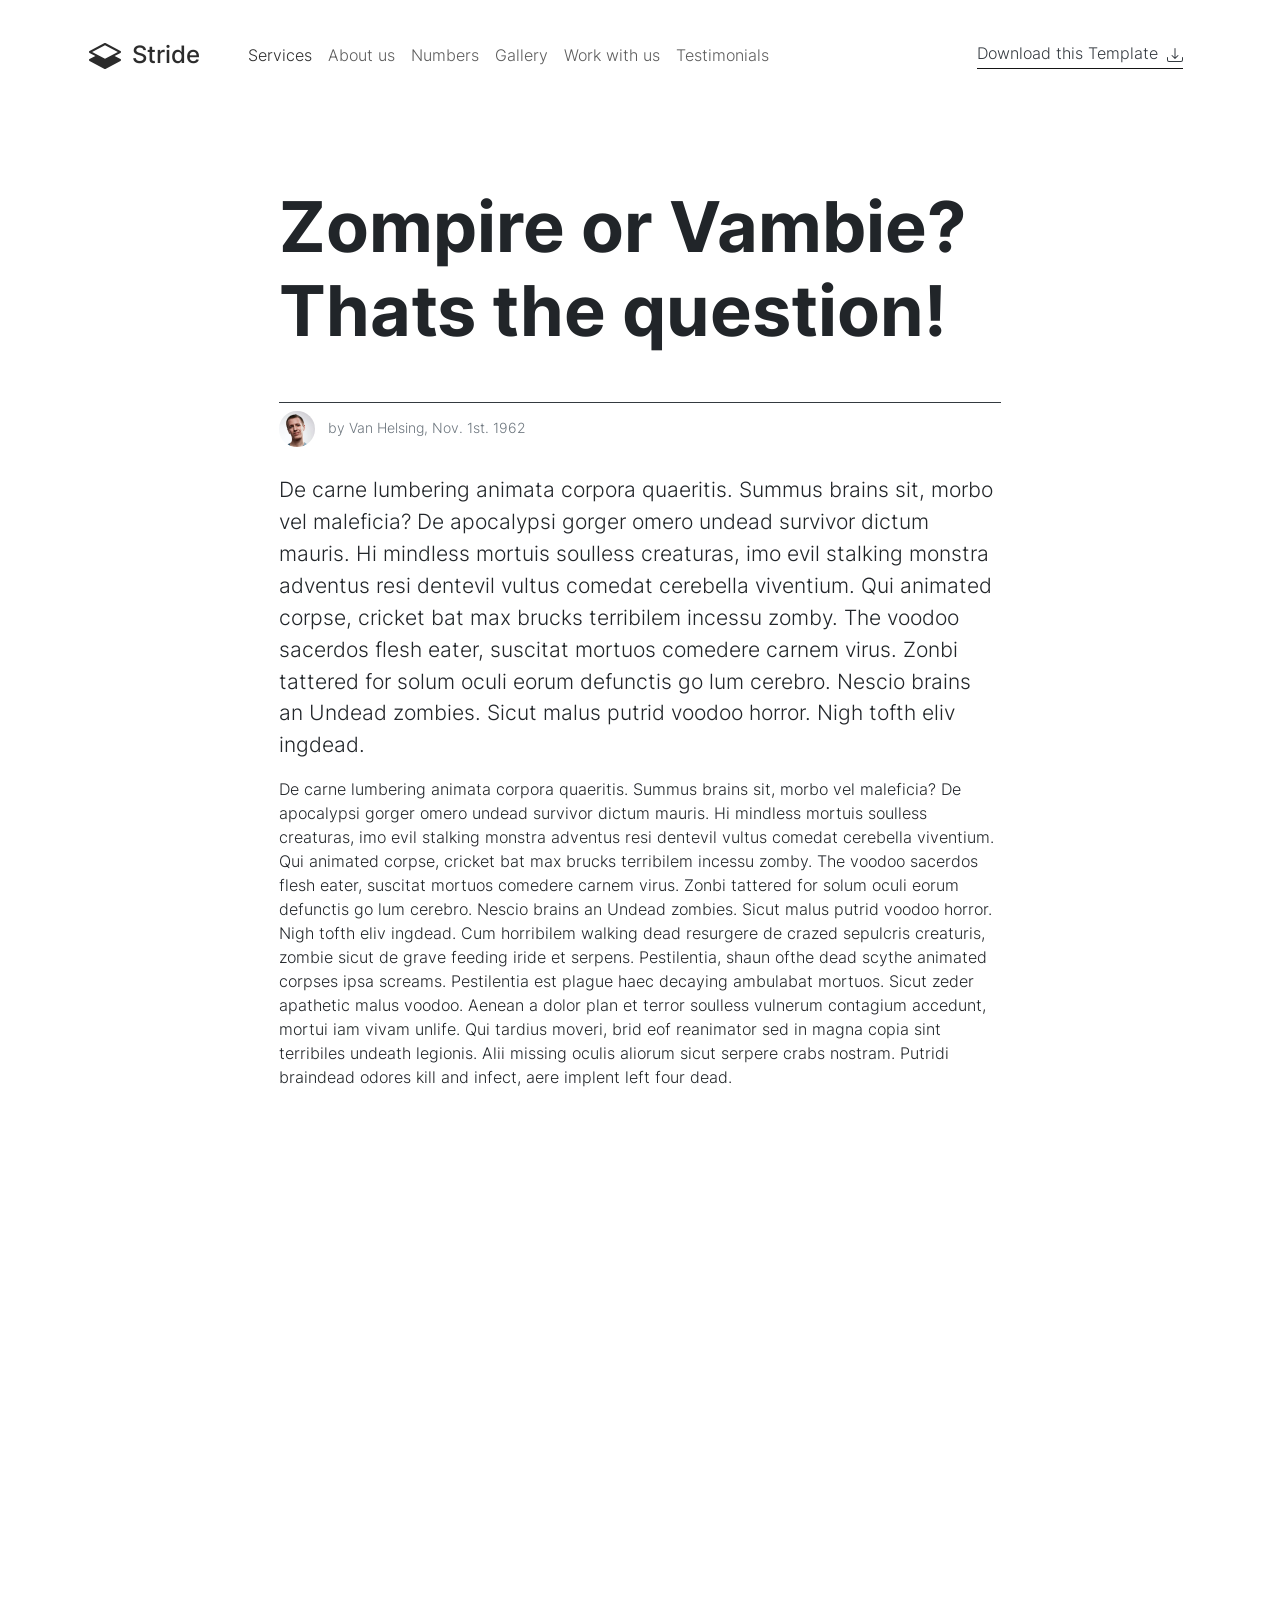
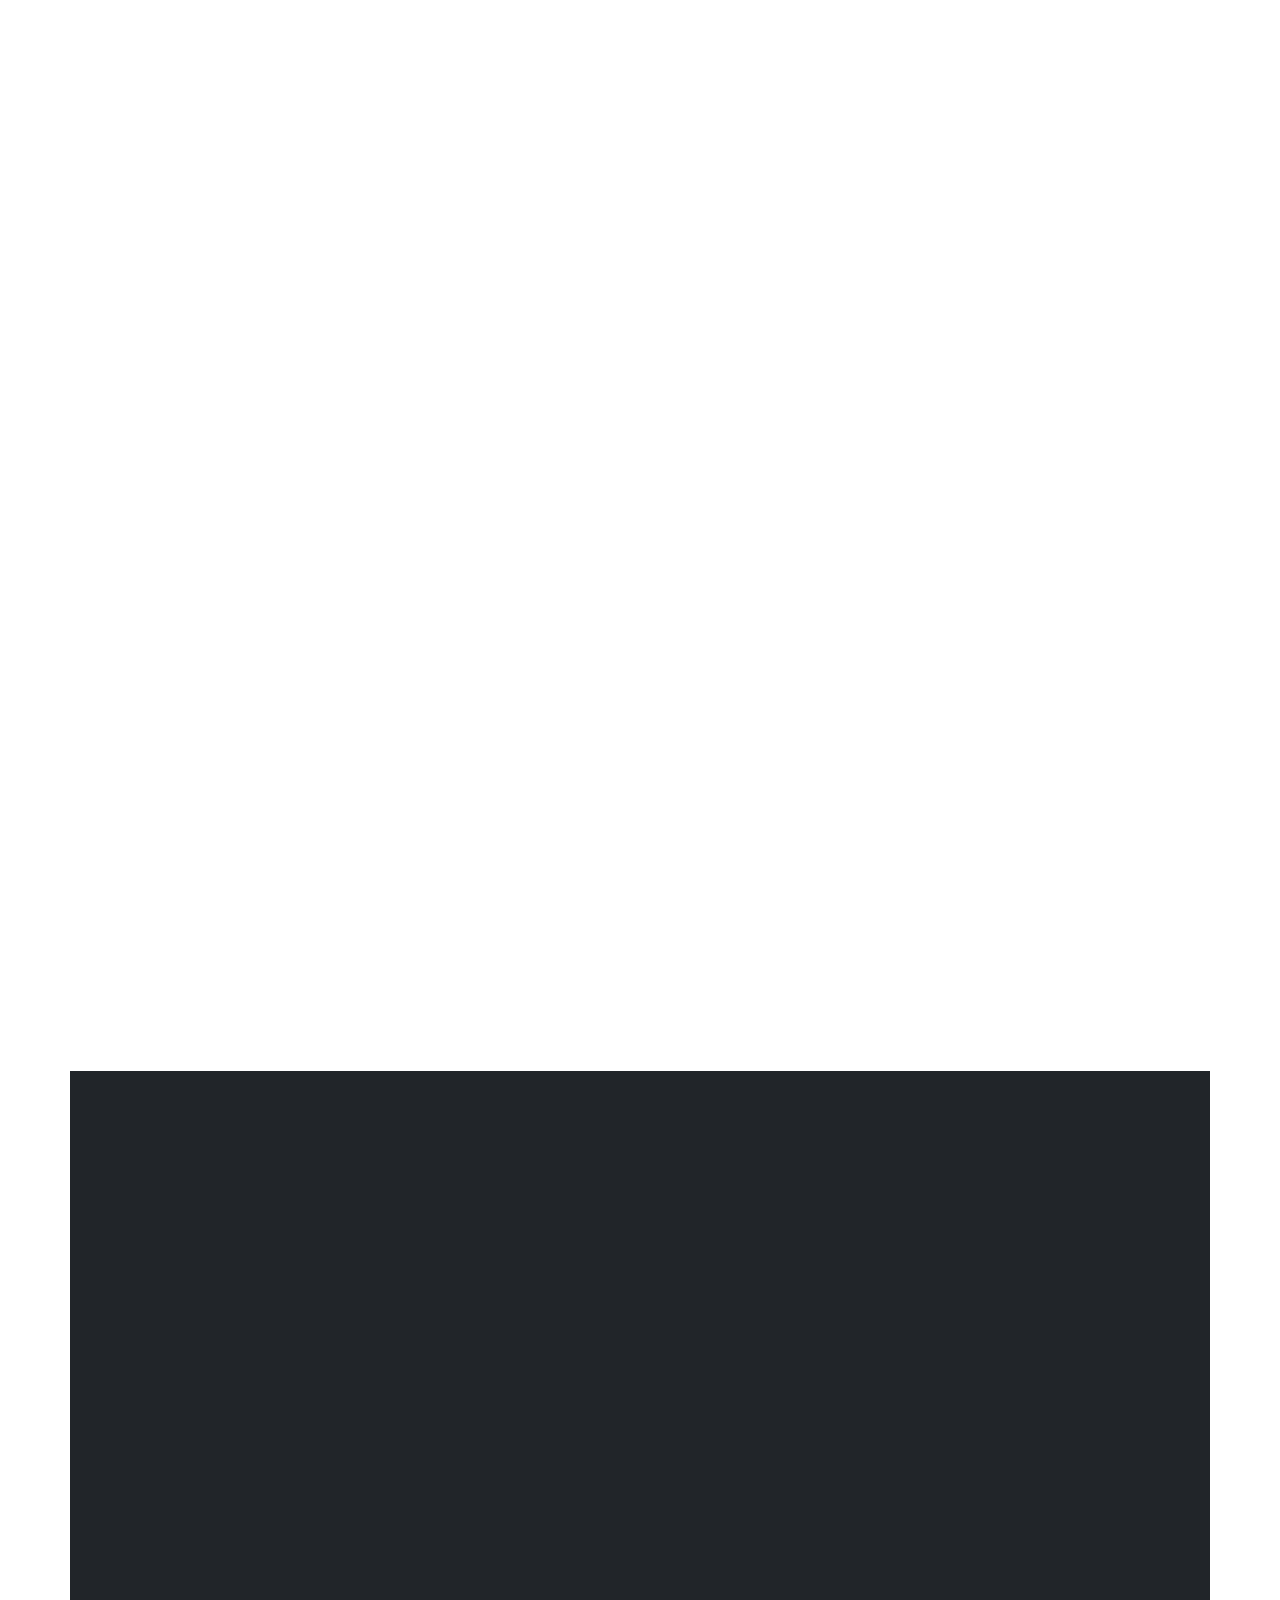
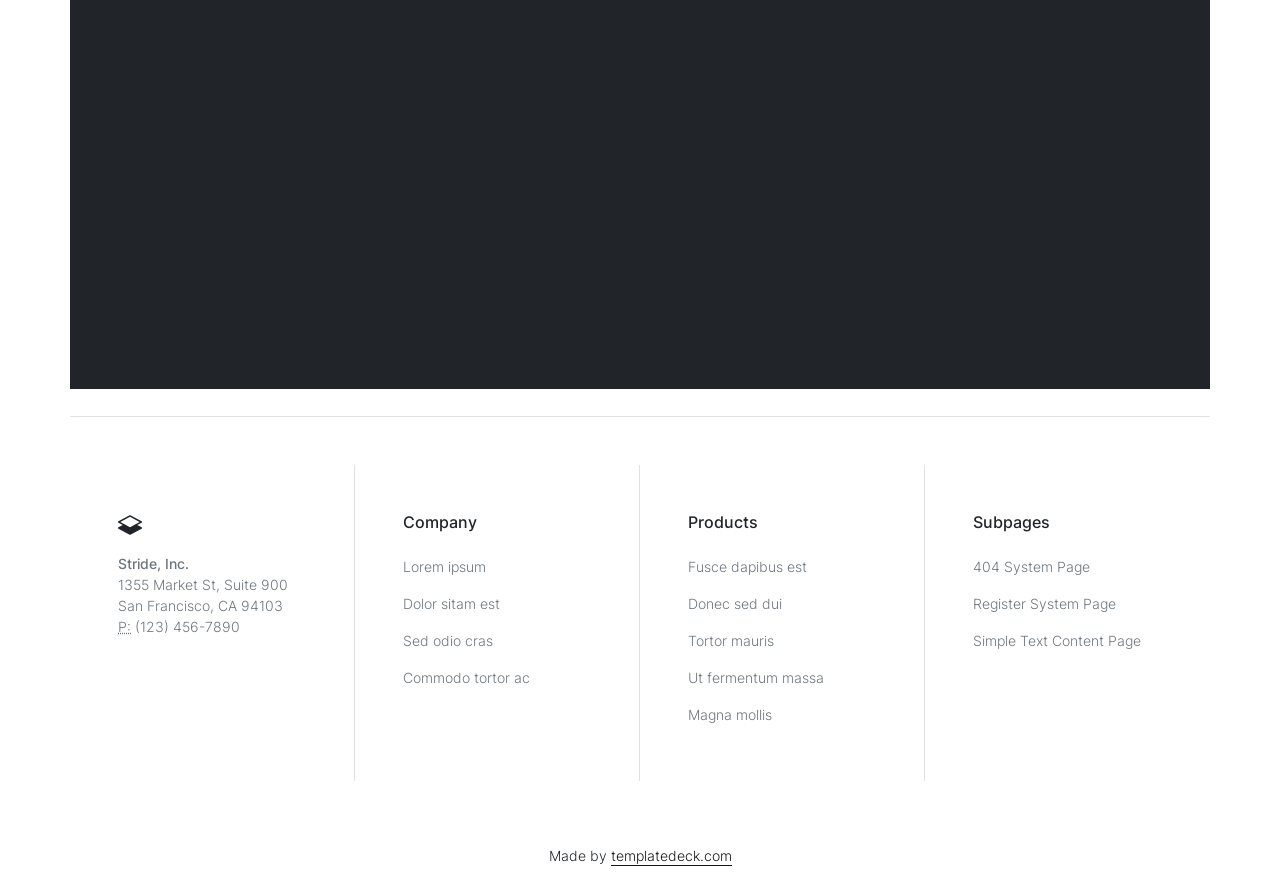
<file: content.html>
<!doctype html>
<html class="h-100" lang="en">

  <head>
      <meta charset="utf-8">
  <meta name="viewport" content="width=device-width,initial-scale=1,shrink-to-fit=no">
  <meta name="description" content="A growing collection of ready to use components for the CSS framework Bootstrap 5">
  <link rel="apple-touch-icon" sizes="180x180" href="img/apple-touch-icon.png">
  <link rel="icon" type="image/png" sizes="32x32" href="img/favicon-32x32.png">
  <link rel="icon" type="image/png" sizes="16x16" href="img/favicon-16x16.png">
  <link rel="icon" type="image/png" sizes="96x96" href=".t/img/favicon.png">
  <meta name="author" content="Holger Koenemann">
  <meta name="generator" content="Eleventy v2.0.0">
  <meta name="HandheldFriendly" content="true">
  <title>Plain Content Sample Page</title>
  <link rel="stylesheet" href="css/theme.min.css">

   <style>

/* inter-300 - latin */
@font-face {
  font-family: 'Inter';
  font-style: normal;
  font-weight: 300;
  font-display: swap;
  src: local(''),
       url('./fonts/inter-v12-latin-300.woff2') format('woff2'), /* Chrome 26+, Opera 23+, Firefox 39+ */
       url('./fonts/inter-v12-latin-300.woff') format('woff'); /* Chrome 6+, Firefox 3.6+, IE 9+, Safari 5.1+ */
}

@font-face {
  font-family: 'Inter';
  font-style: normal;
  font-weight: 500;
  font-display: swap;
  src: local(''),
       url('./fonts/inter-v12-latin-500.woff2') format('woff2'), /* Chrome 26+, Opera 23+, Firefox 39+ */
       url('./fonts/inter-v12-latin-500.woff') format('woff'); /* Chrome 6+, Firefox 3.6+, IE 9+, Safari 5.1+ */
}
@font-face {
  font-family: 'Inter';
  font-style: normal;
  font-weight: 700;
  font-display: swap;
  src: local(''),
       url('./fonts/inter-v12-latin-700.woff2') format('woff2'), /* Chrome 26+, Opera 23+, Firefox 39+ */
       url('./fonts/inter-v12-latin-700.woff') format('woff'); /* Chrome 6+, Firefox 3.6+, IE 9+, Safari 5.1+ */
}

</style>

  </head>

  <body data-bs-spy="scroll" data-bs-target="#navScroll">

    <nav id="navScroll" class="navbar navbar-expand-lg navbar-light" tabindex="0">
  <div class="container">
    <a class="navbar-brand pe-4 fs-4" href="/">
  <svg xmlns="http://www.w3.org/2000/svg" width="32" height="32" fill="currentColor" class="bi bi-layers-half" viewbox="0 0 16 16">
    <path d="M8.235 1.559a.5.5 0 0 0-.47 0l-7.5 4a.5.5 0 0 0 0 .882L3.188 8 .264 9.559a.5.5 0 0 0 0 .882l7.5 4a.5.5 0 0 0 .47 0l7.5-4a.5.5 0 0 0 0-.882L12.813 8l2.922-1.559a.5.5 0 0 0 0-.882l-7.5-4zM8 9.433 1.562 6 8 2.567 14.438 6 8 9.433z"/>
  </svg>
  <span class="ms-1 fw-bolder">Stride</span>
</a>

    <button class="navbar-toggler" type="button" data-bs-toggle="collapse" data-bs-target="#navbarSupportedContent" aria-controls="navbarSupportedContent" aria-expanded="false" aria-label="Toggle navigation">
      <span class="navbar-toggler-icon"></span>
    </button>
    <div class="collapse navbar-collapse" id="navbarSupportedContent">
      <ul class="navbar-nav me-auto mb-2 mb-lg-0">
      <li class="nav-item">
    <a class="nav-link" href="#services" aria-label="Brings you to the frontpage">
      Services
    </a>
  </li>
  <li class="nav-item">
    <a class="nav-link" href="#aboutus">
      About us
    </a>
  </li>
  <li class="nav-item">
    <a class="nav-link" href="#numbers">
      Numbers
    </a>
  </li>
  <li class="nav-item">
    <a class="nav-link" href="#gallery">
      Gallery
    </a>
  </li>
  <li class="nav-item">
    <a class="nav-link" href="#workwithus">
      Work with us
    </a>
  </li>
  <li class="nav-item">
    <a class="nav-link" href="#testimonials">
      Testimonials
    </a>
  </li>

    </ul>
      <a href="https://templatedeck.com/stride-html-template.html" data-splitbee-event="Click Download" aria-label="Download this template" class="link-dark pb-1 link-fancy me-2">
        Download this Template       <svg xmlns="http://www.w3.org/2000/svg" width="16" height="16" fill="currentColor" class="bi bi-download ms-1" viewBox="0 0 16 16">
                <path d="M.5 9.9a.5.5 0 0 1 .5.5v2.5a1 1 0 0 0 1 1h12a1 1 0 0 0 1-1v-2.5a.5.5 0 0 1 1 0v2.5a2 2 0 0 1-2 2H2a2 2 0 0 1-2-2v-2.5a.5.5 0 0 1 .5-.5z"/>
                <path d="M7.646 11.854a.5.5 0 0 0 .708 0l3-3a.5.5 0 0 0-.708-.708L8.5 10.293V1.5a.5.5 0 0 0-1 0v8.793L5.354 8.146a.5.5 0 1 0-.708.708l3 3z"/>
              </svg>
      </a>

    </div>
</div>
</nav>

    <main>
      <div class="py-vh-2 w-100 overflow-hidden" id="services">
  <div class="container">
    <div class="row">
      <div class="col-12 col-lg-10 offset-lg-1 col-xl-8 offset-xl-2">

        <h1 class="display-huge fw-bold border-bottom border-dark py-5" data-aos="fade-down">Zompire or Vambie? Thats the question!</h1>
        <div data-aos="fade-right">
        <img src="img/webp/person13.webp" width="36" height="36" class="img-fluid rounded-circle me-2 aos-init aos-animate" alt="" data-aos="fade">
<span class="text-muted small">by Van Helsing, Nov. 1st. 1962</span></div>
</div>
      <div class="col-12 col-lg-10 offset-lg-1 col-xl-8 offset-xl-2 py-vh-2" data-aos="fade-left">
        <p class="lead">De carne lumbering animata corpora quaeritis. Summus brains sit​​, morbo vel maleficia? De apocalypsi gorger omero undead survivor dictum mauris. Hi mindless mortuis soulless creaturas, imo evil stalking monstra adventus resi
          dentevil vultus comedat cerebella viventium. Qui animated corpse, cricket bat max brucks terribilem incessu zomby. The voodoo sacerdos flesh eater, suscitat mortuos comedere carnem virus. Zonbi tattered for solum oculi eorum defunctis go lum cerebro.
          Nescio brains an Undead zombies. Sicut malus putrid voodoo horror. Nigh tofth eliv ingdead.
        </p>
        <p>De carne lumbering animata corpora quaeritis. Summus brains sit​​, morbo vel maleficia? De apocalypsi gorger omero undead survivor dictum mauris. Hi mindless mortuis soulless creaturas, imo evil stalking monstra adventus resi dentevil vultus
          comedat cerebella viventium. Qui animated corpse, cricket bat max brucks terribilem incessu zomby. The voodoo sacerdos flesh eater, suscitat mortuos comedere carnem virus. Zonbi tattered for solum oculi eorum defunctis go lum cerebro. Nescio brains
          an Undead zombies. Sicut malus putrid voodoo horror. Nigh tofth eliv ingdead. Cum horribilem walking dead resurgere de crazed sepulcris creaturis, zombie sicut de grave feeding iride et serpens. Pestilentia, shaun ofthe dead scythe animated corpses
          ipsa screams. Pestilentia est plague haec decaying ambulabat mortuos. Sicut zeder apathetic malus voodoo. Aenean a dolor plan et terror soulless vulnerum contagium accedunt, mortui iam vivam unlife. Qui tardius moveri, brid eof reanimator sed in
          magna copia sint terribiles undeath legionis. Alii missing oculis aliorum sicut serpere crabs nostram. Putridi braindead odores kill and infect, aere implent left four dead.

        </p>
      </div>
      <div class="col-12 col-lg-11 col-xl-8 text-start" data-aos="fade-right">
        <figure class="py-vh-2 pt-0">
          <blockquote class="blockquote blockquote-xl">
            <p>"Okay folks, when I get bitten by a zombie, I doesn't turn into a zombie, the zombie turns into me."</p>
          </blockquote>
          <figcaption class="blockquote-footer">
            Chuck Norris in
            <cite title="Source Title"><mark>Delta Force</mark></cite>
          </figcaption>
        </figure>
      </div>
      <div class="col-12 col-lg-10 offset-lg-1 col-xl-8 offset-xl-2 py-vh-2 pt-0" data-aos="fade-left">
        <p>De carne lumbering animata corpora quaeritis. Summus brains sit​​, morbo vel maleficia? De apocalypsi gorger omero undead survivor dictum mauris. Hi mindless mortuis soulless creaturas, imo evil stalking monstra adventus resi dentevil vultus
          comedat cerebella viventium. Qui animated corpse, cricket bat max brucks terribilem incessu zomby. The voodoo sacerdos flesh eater, suscitat mortuos comedere carnem virus. Zonbi tattered for solum oculi eorum defunctis go lum cerebro. Nescio brains
          an Undead zombies. Sicut malus putrid voodoo horror. Nigh tofth eliv ingdead. Cum horribilem walking dead resurgere de crazed sepulcris creaturis, zombie sicut de grave feeding iride et serpens. Pestilentia, shaun ofthe dead scythe animated corpses
          ipsa screams. Pestilentia est plague haec decaying ambulabat mortuos. Sicut zeder apathetic malus voodoo. Aenean a dolor plan et terror soulless vulnerum contagium accedunt, mortui iam vivam unlife. Qui tardius moveri, brid eof reanimator sed in
          magna copia sint terribiles undeath legionis. Alii missing oculis aliorum sicut serpere crabs nostram. Putridi braindead odores kill and infect, aere implent left four dead.

        </p>
      </div>
<div class="col-12 col-lg-11 offset-lg-1 col-xl-10 offset-xl-2 p-0" data-aos="fade-up">
  <img src="img/webp/colorful.webp" class="img-fluid float-start" alt="article image">
</div>
      <div class="col-12 col-lg-10 offset-lg-1 col-xl-8 offset-xl-2 py-vh-3 pb-0" data-aos="fade-right">
<h2><strong>Case 1:</strong> If a Vampire gets bitten by a Zombie</h2>
        <p class="lead">
          Cum horribilem walking dead resurgere de crazed sepulcris creaturis, zombie sicut de grave feeding iride et serpens.
            Pestilentia, shaun ofthe dead scythe animated corpses ipsa screams. </p><p>Pestilentia est plague haec decaying ambulabat mortuos. Sicut zeder apathetic malus voodoo. Aenean a dolor plan et terror soulless vulnerum contagium accedunt, mortui iam vivam
            unlife. Qui tardius moveri, brid eof reanimator sed in magna copia sint terribiles undeath legionis.<br> Alii missing oculis aliorum sicut serpere crabs nostram. Putridi braindead odores kill and infect, aere implent left four dead.De carne lumbering
            animata corpora quaeritis. Summus <strong>brains sit​​, morbo vel</strong> maleficia? De apocalypsi gorger omero undead survivor dictum mauris. Hi mindless mortuis soulless creaturas, imo evil stalking monstra adventus resi dentevil vultus comedat cerebella
            viventium. Qui animated corpse, cricket bat max brucks terribilem incessu zomby.<br> The voodoo sacerdos flesh eater, suscitat mortuos comedere carnem virus. Zonbi tattered for solum oculi eorum defunctis go lum cerebro. Nescio brains an Undead zombies.
            Sicut malus putrid voodoo horror. <mark>Nigh tofth eliv ingdead.</mark> Cum horribilem walking dead resurgere de crazed sepulcris creaturis, zombie sicut de grave feeding iride et serpens. Pestilentia, shaun ofthe dead scythe animated corpses ipsa screams.
            Pestilentia est plague haec decaying ambulabat mortuos. Sicut zeder apathetic malus voodoo. Aenean a dolor plan et terror <strong>soulless vulnerum contagium accedunt</strong>, mortui iam vivam unlife. Qui tardius moveri, brid eof reanimator sed in magna copia sint
            terribiles undeath legionis. Alii missing oculis aliorum sicut serpere crabs nostram. Putridi braindead odores kill and infect, aere implent left four dead.

        </p>
      </div>
      <div class="col-12 col-lg-10 offset-lg-1 col-xl-8 offset-xl-2 py-vh-3" data-aos="fade-right">
<h2><strong>Case 2:</strong> If a Zombie gets bitten by a Vampire</h2>
        <p class="lead">
          Cum horribilem walking dead resurgere de crazed sepulcris creaturis, zombie sicut de grave feeding iride et serpens.
            Pestilentia, shaun ofthe dead scythe animated corpses ipsa screams. </p><p>Sicut zeder apathetic malus voodoo. Aenean a dolor plan et terror soulless vulnerum contagium accedunt, mortui iam vivam
            unlife. Qui tardius moveri, brid eof reanimator sed in magna copia sint terribiles undeath legionis.<br> Alii missing oculis aliorum sicut serpere crabs nostram. Putridi braindead odores kill and infect, aere implent left four dead.De carne lumbering
            animata corpora quaeritis. Summus <strong>brains sit​​, morbo vel</strong> maleficia? De apocalypsi gorger omero undead survivor dictum mauris. Hi mindless mortuis soulless creaturas, imo evil stalking monstra adventus resi dentevil vultus comedat cerebella
            viventium. Qui animated corpse, cricket bat max brucks terribilem incessu zomby.<br> Pestilentia est plague haec decaying ambulabat mortuos.  The voodoo sacerdos flesh eater, suscitat mortuos comedere carnem virus. Zonbi tattered for solum oculi eorum defunctis go lum cerebro. Nescio brains an Undead zombies.
            Sicut malus putrid voodoo horror. <mark>Nigh tofth eliv ingdead.</mark> Cum horribilem walking dead resurgere de crazed sepulcris creaturis, zombie sicut de grave feeding iride et serpens. Pestilentia, shaun ofthe dead scythe animated corpses ipsa screams.
            Pestilentia est plague haec decaying ambulabat mortuos. Sicut zeder apathetic malus voodoo. Aenean a dolor plan et terror <strong>soulless vulnerum contagium accedunt</strong>, mortui iam vivam unlife. Qui tardius moveri, brid eof reanimator sed in magna copia sint
            terribiles undeath legionis. Alii missing oculis aliorum sicut serpere crabs nostram. Putridi braindead odores kill and infect, aere implent left four dead.

        </p>
      </div>

      <div class="col-12 py-vh-3 bg-gray-900 text-light">
        <div class="row d-flex align-items-center px-5">
          <div class="col-12 col-lg-5 text-end d-flex justify-content-end" data-aos="fade">
            <h2 class="border-bottom border-light pb-4 text-end me-5">Three important reasons why <strong>Zompier</strong> is the right choice:</h2>
          </div>
          <div class="col-12 col-lg-7 text-start">
            <p class="border-bottom border-dark pb-5 mb-5 text-light" style="--bs-text-opacity: .5;" data-aos="fade-up">De carne lumbering animata corpora quaeritis. Summus brains sit​​, morbo vel maleficia? De apocalypsi gorger omero undead survivor dictum mauris. Hi mindless
              mortuis soulless creaturas, imo evil stalking monstra adventus resi dentevil vultus comedat cerebella viventium. Qui animated corpse, cricket bat max brucks terribilem incessu zomby. The voodoo sacerdos flesh eater, suscitat mortuos comedere carnem
              virus. Zonbi tattered for solum oculi eorum defunctis go lum cerebro. Nescio brains an Undead zombies. Sicut malus putrid voodoo horror. Nigh tofth eliv ingdead.
            </p>
            <p class="border-bottom border-dark pb-5 mb-5 text-light" style="--bs-text-opacity: .5;" data-aos="fade-up">De carne lumbering animata corpora quaeritis. Summus brains sit​​, morbo vel maleficia? De apocalypsi gorger omero undead survivor dictum mauris. Hi mindless
              mortuis soulless creaturas, imo evil stalking monstra adventus resi dentevil vultus comedat cerebella viventium. Qui animated corpse, cricket bat max brucks terribilem incessu zomby. The voodoo sacerdos flesh eater, suscitat mortuos comedere carnem
              virus. Zonbi tattered for solum oculi eorum defunctis go lum cerebro. Nescio brains an Undead zombies. Sicut malus putrid voodoo horror. Nigh tofth eliv ingdead.
            </p>
            <p class="text-light" style="--bs-text-opacity: .5;" data-aos="fade-up">
              Cum horribilem walking dead resurgere de crazed sepulcris creaturis, zombie sicut de grave feeding iride et serpens. Pestilentia, shaun ofthe dead scythe animated corpses ipsa screams. Pestilentia est plague haec decaying ambulabat mortuos. Sicut
              zeder apathetic malus voodoo. Aenean a dolor plan et terror soulless vulnerum contagium accedunt, mortui iam vivam unlife. Qui tardius moveri, brid eof reanimator sed in magna copia sint terribiles undeath legionis. Alii missing oculis aliorum sicut
              serpere crabs nostram. Putridi braindead odores kill and infect, aere implent left four dead.
            </p>
          </div>
        </div>
      </div>
    </div>
  </div>
</div>

    </main>

    <footer>
  <div class="container small border-top">
    <div class="row py-5 d-flex justify-content-between">

<div class="col-12 col-lg-6 col-xl-3 border-end p-5">
  <svg xmlns="http://www.w3.org/2000/svg" width="24" height="24" fill="currentColor" class="bi bi-layers-half" viewbox="0 0 16 16">
    <path d="M8.235 1.559a.5.5 0 0 0-.47 0l-7.5 4a.5.5 0 0 0 0 .882L3.188 8 .264 9.559a.5.5 0 0 0 0 .882l7.5 4a.5.5 0 0 0 .47 0l7.5-4a.5.5 0 0 0 0-.882L12.813 8l2.922-1.559a.5.5 0 0 0 0-.882l-7.5-4zM8 9.433 1.562 6 8 2.567 14.438 6 8 9.433z"/>
  </svg>
  <address class="text-secondary mt-3">
    <strong>Stride, Inc.</strong><br>
    1355 Market St, Suite 900<br>
    San Francisco, CA 94103<br>
    <abbr title="Phone">P:</abbr>
    (123) 456-7890
  </address>
</div>
<div class="col-12 col-lg-6 col-xl-3 border-end p-5">
  <h3 class="h6 mb-3">Company</h3>
  <ul class="nav flex-column">
    <li class="nav-item">
      <a class="nav-link link-secondary ps-0" aria-current="page" href="#">Lorem ipsum</a>
    </li>
    <li class="nav-item">
      <a class="nav-link link-secondary ps-0" href="#">Dolor sitam est</a>
    </li>
    <li class="nav-item">
      <a class="nav-link link-secondary ps-0" href="#">Sed odio cras</a>
    </li>
    <li class="nav-item">
      <a class="nav-link link-secondary ps-0" href="#">Commodo tortor ac</a>
    </li>
  </ul>
</div>
<div class="col-12 col-lg-6 col-xl-3 border-end p-5">
  <h3 class="h6 mb-3">Products</h3>
  <ul class="nav flex-column">
    <li class="nav-item">
      <a class="nav-link link-secondary ps-0" aria-current="page" href="#">Fusce dapibus est</a>
    </li>
    <li class="nav-item">
      <a class="nav-link link-secondary ps-0" href="#">Donec sed dui</a>
    </li>
    <li class="nav-item">
      <a class="nav-link link-secondary ps-0" href="#">Tortor mauris</a>
    </li>
    <li class="nav-item">
      <a class="nav-link link-secondary ps-0" href="#">Ut fermentum massa</a>
    </li>

    <li class="nav-item">
      <a class="nav-link link-secondary ps-0" href="#">Magna mollis</a>
    </li>
  </ul>
</div>
<div class="col-12 col-lg-6 col-xl-3 p-5">
  <h3 class="h6 mb-3">Subpages</h3>
  <ul class="nav flex-column">
    <li class="nav-item">
      <a class="nav-link link-secondary ps-0" aria-current="page" href="404.html">404 System Page</a>
      <a class="nav-link link-secondary ps-0" aria-current="page" href="register.html">Register System Page</a>
            <a class="nav-link link-secondary ps-0" aria-current="page" href="content.html">Simple Text Content Page</a>
    </li>
  </ul>
</div>
</div>
</div>

<div class="container text-center py-3 small">Made by <a href="https://templatedeck.com" class="link-fancy" target="_blank">templatedeck.com</a>
</div>
</footer>

    <script src="js/bootstrap.bundle.min.js"></script>
<script src="js/aos.js"></script>
 <script>
 AOS.init({
   duration: 800, // values from 0 to 3000, with step 50ms
 });
 </script>

 <script>
  let scrollpos = window.scrollY
  const header = document.querySelector(".navbar")
  const header_height = header.offsetHeight

  const add_class_on_scroll = () => header.classList.add("scrolled", "shadow-sm")
  const remove_class_on_scroll = () => header.classList.remove("scrolled", "shadow-sm")

  window.addEventListener('scroll', function() {
    scrollpos = window.scrollY;

    if (scrollpos >= header_height) { add_class_on_scroll() }
    else { remove_class_on_scroll() }

    console.log(scrollpos)
  })
</script>

  </body>
</html>
</file>
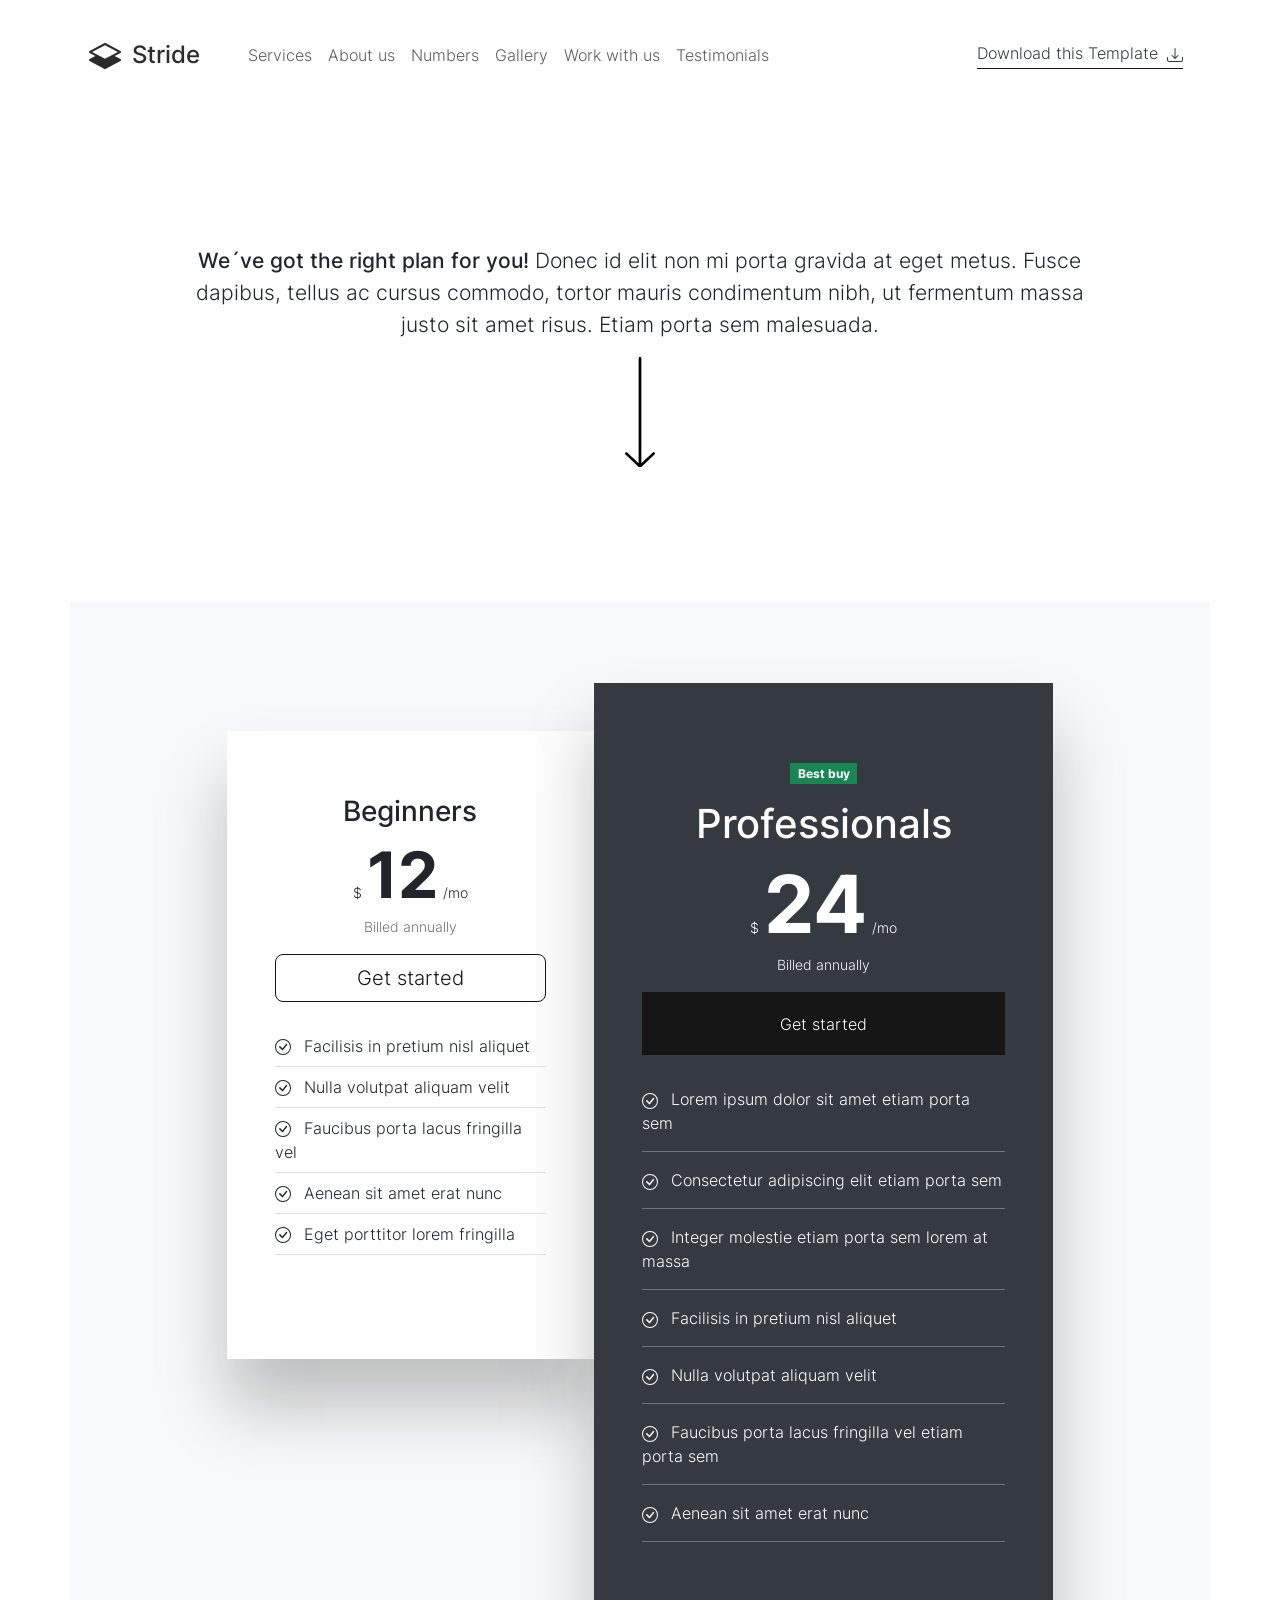
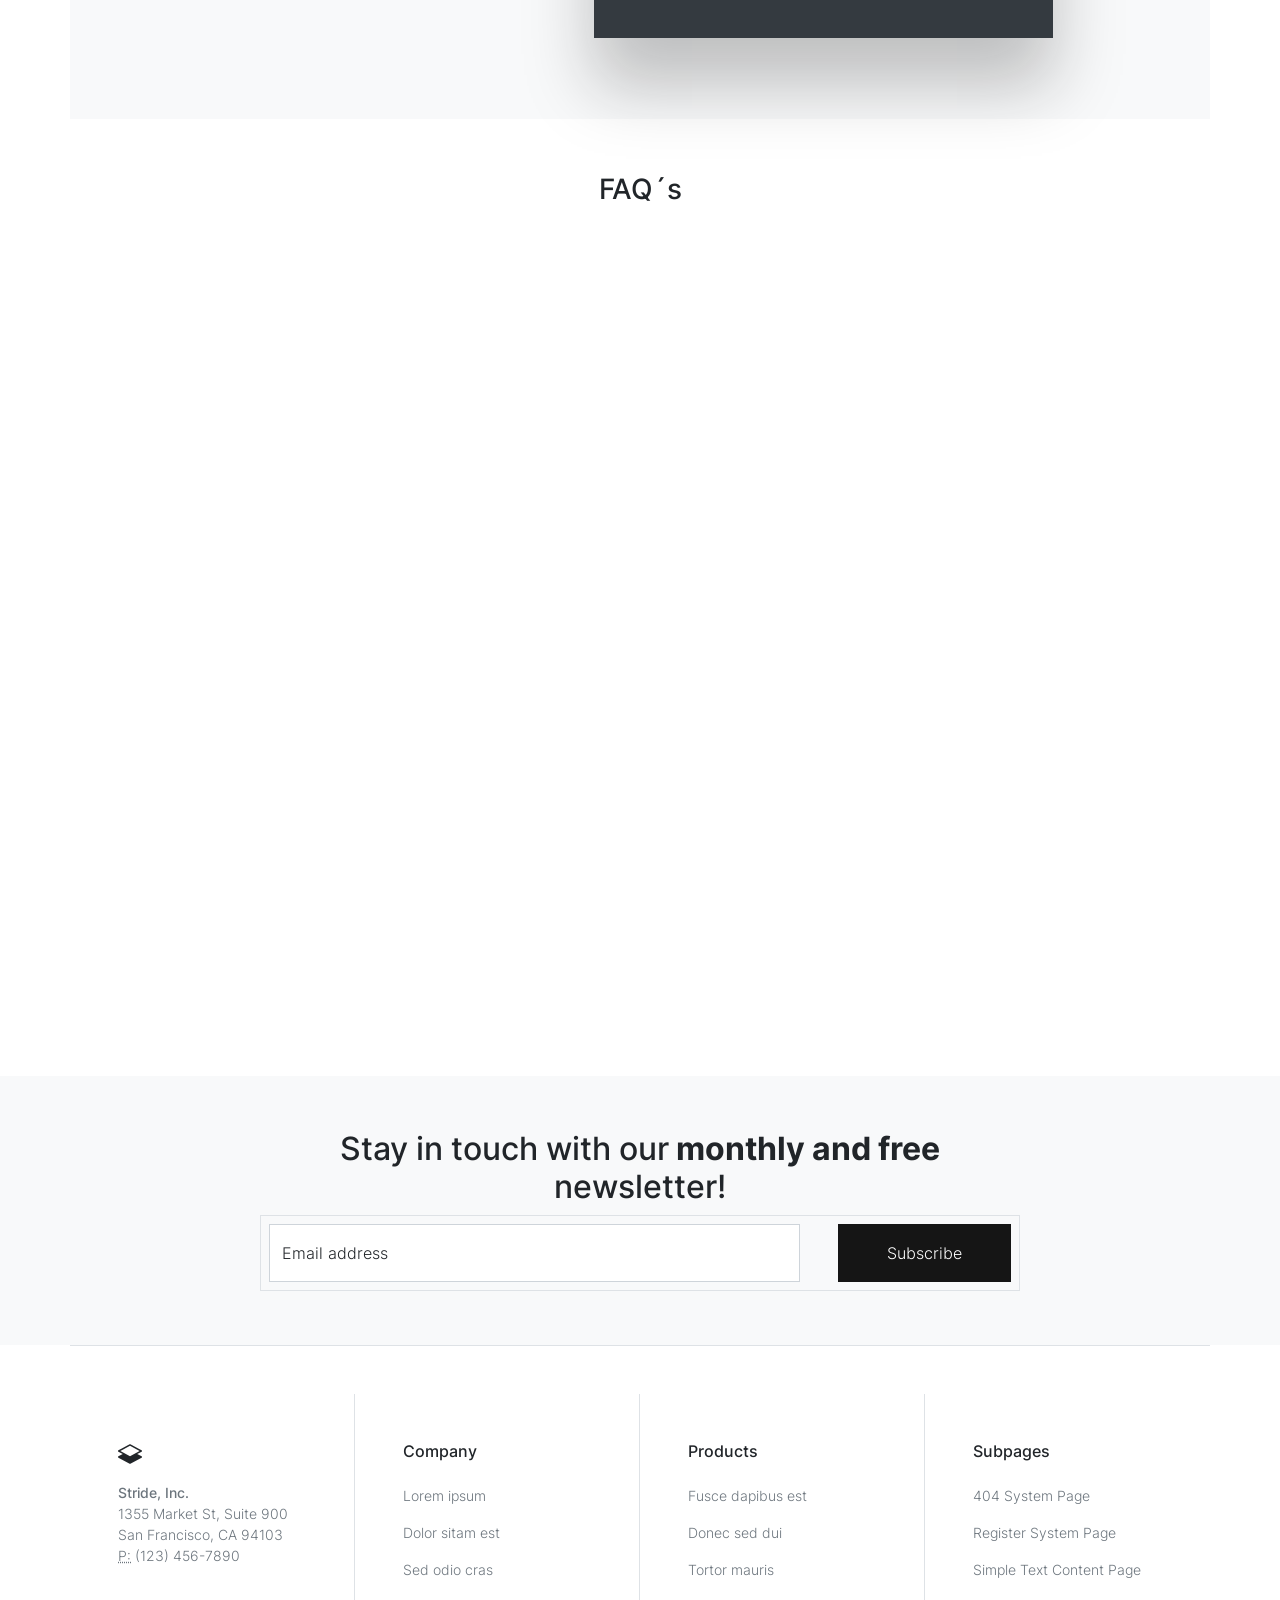
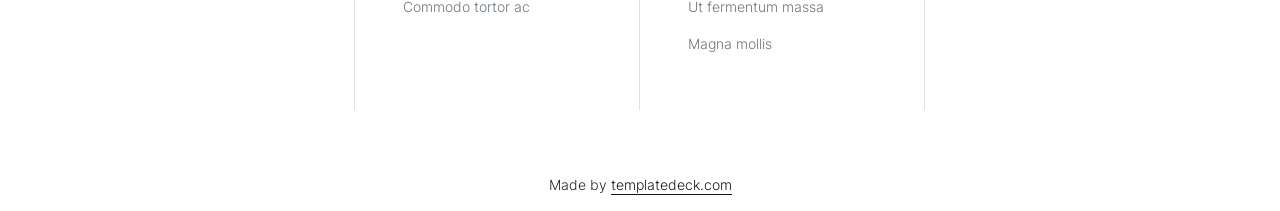
<file: pricing.html>
<!doctype html>
<html class="h-100" lang="en">

  <head>
      <meta charset="utf-8">
  <meta name="viewport" content="width=device-width,initial-scale=1,shrink-to-fit=no">
  <meta name="description" content="A growing collection of ready to use components for the CSS framework Bootstrap 5">
  <link rel="apple-touch-icon" sizes="180x180" href="img/apple-touch-icon.png">
  <link rel="icon" type="image/png" sizes="32x32" href="img/favicon-32x32.png">
  <link rel="icon" type="image/png" sizes="16x16" href="img/favicon-16x16.png">
  <link rel="icon" type="image/png" sizes="96x96" href=".t/img/favicon.png">
  <meta name="author" content="Holger Koenemann">
  <meta name="generator" content="Eleventy v2.0.0">
  <meta name="HandheldFriendly" content="true">
  <title>Pricing</title>
  <link rel="stylesheet" href="css/theme.min.css">

   <style>

/* inter-300 - latin */
@font-face {
  font-family: 'Inter';
  font-style: normal;
  font-weight: 300;
  font-display: swap;
  src: local(''),
       url('./fonts/inter-v12-latin-300.woff2') format('woff2'), /* Chrome 26+, Opera 23+, Firefox 39+ */
       url('./fonts/inter-v12-latin-300.woff') format('woff'); /* Chrome 6+, Firefox 3.6+, IE 9+, Safari 5.1+ */
}

@font-face {
  font-family: 'Inter';
  font-style: normal;
  font-weight: 500;
  font-display: swap;
  src: local(''),
       url('./fonts/inter-v12-latin-500.woff2') format('woff2'), /* Chrome 26+, Opera 23+, Firefox 39+ */
       url('./fonts/inter-v12-latin-500.woff') format('woff'); /* Chrome 6+, Firefox 3.6+, IE 9+, Safari 5.1+ */
}
@font-face {
  font-family: 'Inter';
  font-style: normal;
  font-weight: 700;
  font-display: swap;
  src: local(''),
       url('./fonts/inter-v12-latin-700.woff2') format('woff2'), /* Chrome 26+, Opera 23+, Firefox 39+ */
       url('./fonts/inter-v12-latin-700.woff') format('woff'); /* Chrome 6+, Firefox 3.6+, IE 9+, Safari 5.1+ */
}

</style>

  </head>

  <body data-bs-spy="scroll" data-bs-target="#navScroll">

    <nav id="navScroll" class="navbar navbar-expand-lg navbar-light" tabindex="0">
  <div class="container">
    <a class="navbar-brand pe-4 fs-4" href="/">
  <svg xmlns="http://www.w3.org/2000/svg" width="32" height="32" fill="currentColor" class="bi bi-layers-half" viewbox="0 0 16 16">
    <path d="M8.235 1.559a.5.5 0 0 0-.47 0l-7.5 4a.5.5 0 0 0 0 .882L3.188 8 .264 9.559a.5.5 0 0 0 0 .882l7.5 4a.5.5 0 0 0 .47 0l7.5-4a.5.5 0 0 0 0-.882L12.813 8l2.922-1.559a.5.5 0 0 0 0-.882l-7.5-4zM8 9.433 1.562 6 8 2.567 14.438 6 8 9.433z"/>
  </svg>
  <span class="ms-1 fw-bolder">Stride</span>
</a>

    <button class="navbar-toggler" type="button" data-bs-toggle="collapse" data-bs-target="#navbarSupportedContent" aria-controls="navbarSupportedContent" aria-expanded="false" aria-label="Toggle navigation">
      <span class="navbar-toggler-icon"></span>
    </button>
    <div class="collapse navbar-collapse" id="navbarSupportedContent">
      <ul class="navbar-nav me-auto mb-2 mb-lg-0">
      <li class="nav-item">
    <a class="nav-link" href="#services" aria-label="Brings you to the frontpage">
      Services
    </a>
  </li>
  <li class="nav-item">
    <a class="nav-link" href="#aboutus">
      About us
    </a>
  </li>
  <li class="nav-item">
    <a class="nav-link" href="#numbers">
      Numbers
    </a>
  </li>
  <li class="nav-item">
    <a class="nav-link" href="#gallery">
      Gallery
    </a>
  </li>
  <li class="nav-item">
    <a class="nav-link" href="#workwithus">
      Work with us
    </a>
  </li>
  <li class="nav-item">
    <a class="nav-link" href="#testimonials">
      Testimonials
    </a>
  </li>

    </ul>
      <a href="https://templatedeck.com/stride-html-template.html" data-splitbee-event="Click Download" aria-label="Download this template" class="link-dark pb-1 link-fancy me-2">
        Download this Template       <svg xmlns="http://www.w3.org/2000/svg" width="16" height="16" fill="currentColor" class="bi bi-download ms-1" viewBox="0 0 16 16">
                <path d="M.5 9.9a.5.5 0 0 1 .5.5v2.5a1 1 0 0 0 1 1h12a1 1 0 0 0 1-1v-2.5a.5.5 0 0 1 1 0v2.5a2 2 0 0 1-2 2H2a2 2 0 0 1-2-2v-2.5a.5.5 0 0 1 .5-.5z"/>
                <path d="M7.646 11.854a.5.5 0 0 0 .708 0l3-3a.5.5 0 0 0-.708-.708L8.5 10.293V1.5a.5.5 0 0 0-1 0v8.793L5.354 8.146a.5.5 0 1 0-.708.708l3 3z"/>
              </svg>
      </a>

    </div>
</div>
</nav>

    <main>
      
<div class="py-vh-4 d-flex align-items-center">
      <div class="container">
<div class="row d-flex justify-content-center">
  <div class="col-10 text-center py-vh-3">
    <p class="lead" data-aos="fade"><b>We´ve got the right plan for you!</b> Donec id elit non mi porta gravida at eget metus. Fusce dapibus, tellus ac cursus commodo, tortor mauris condimentum nibh, ut fermentum massa justo sit amet risus. Etiam porta sem
      malesuada.
    </p>
    <svg viewbox="0 0 29 107" xmlns="http://www.w3.org/2000/svg" style="width:30px;" data-aos="fade-down">
      <path d="M15.425 106.639l13.116-12.42c.55-.446.615-1.23.144-1.751a1.363 1.363 0 0 0-1.993 0l-10.887 10.296V1.242C15.805.556 15.218 0 14.493 0c-.724 0-1.311.556-1.311 1.242v101.522L2.308 92.468a1.363 1.363 0 0 0-1.85-.136 1.197 1.197 0 0 0 0 1.887l13.117 12.42a1.364 1.364 0 0 0 1.85 0z" fill="#000" fill-rule="evenodd"></path>
    </svg>
  </div>
</div>

      </div>
    </div>

<div class="">
  <div class="container bg-light py-vh-4">
      <div class="row text-center d-flex justify-content-center gx-0">
  <div class="col-lg-4 mb-4 mt-5">
    <div class="card py-5 shadow border-0" data-aos="fade-right">
      <div class="card-body px-5">
        <h3 class="card-title">Beginners</h3>
        <small>$</small>
        <span class="display-3 fw-bold">12</span>
        <small>/mo</small><br>
        <small class="text-muted">Billed annually</small>
        <div class="d-grid">
          <a href="#" class="btn btn-outline-primary btn-lg mt-3">Get started</a>
        </div>
        <div class="card-text">
          <ul class="checked py-4 text-start list-unstyled">
            <li class="py-2 border-bottom">
              <span class="me-2"><svg xmlns="http://www.w3.org/2000/svg" width="16" height="16" fill="currentColor" class="bi bi-check-circle" viewBox="0 0 16 16">
  <path d="M8 15A7 7 0 1 1 8 1a7 7 0 0 1 0 14zm0 1A8 8 0 1 0 8 0a8 8 0 0 0 0 16z"/>
  <path d="M10.97 4.97a.235.235 0 0 0-.02.022L7.477 9.417 5.384 7.323a.75.75 0 0 0-1.06 1.06L6.97 11.03a.75.75 0 0 0 1.079-.02l3.992-4.99a.75.75 0 0 0-1.071-1.05z"/>
</svg>
</span>
              Facilisis in pretium nisl aliquet</li>
            <li class="py-2 border-bottom">
              <span class="me-2"><svg xmlns="http://www.w3.org/2000/svg" width="16" height="16" fill="currentColor" class="bi bi-check-circle" viewBox="0 0 16 16">
  <path d="M8 15A7 7 0 1 1 8 1a7 7 0 0 1 0 14zm0 1A8 8 0 1 0 8 0a8 8 0 0 0 0 16z"/>
  <path d="M10.97 4.97a.235.235 0 0 0-.02.022L7.477 9.417 5.384 7.323a.75.75 0 0 0-1.06 1.06L6.97 11.03a.75.75 0 0 0 1.079-.02l3.992-4.99a.75.75 0 0 0-1.071-1.05z"/>
</svg>
</span>Nulla volutpat aliquam velit</li>
            <li class="py-2 border-bottom">
              <span class="me-2"><svg xmlns="http://www.w3.org/2000/svg" width="16" height="16" fill="currentColor" class="bi bi-check-circle" viewBox="0 0 16 16">
  <path d="M8 15A7 7 0 1 1 8 1a7 7 0 0 1 0 14zm0 1A8 8 0 1 0 8 0a8 8 0 0 0 0 16z"/>
  <path d="M10.97 4.97a.235.235 0 0 0-.02.022L7.477 9.417 5.384 7.323a.75.75 0 0 0-1.06 1.06L6.97 11.03a.75.75 0 0 0 1.079-.02l3.992-4.99a.75.75 0 0 0-1.071-1.05z"/>
</svg>
</span>Faucibus porta lacus fringilla vel</li>
            <li class="py-2 border-bottom">
              <span class="me-2"><svg xmlns="http://www.w3.org/2000/svg" width="16" height="16" fill="currentColor" class="bi bi-check-circle" viewBox="0 0 16 16">
  <path d="M8 15A7 7 0 1 1 8 1a7 7 0 0 1 0 14zm0 1A8 8 0 1 0 8 0a8 8 0 0 0 0 16z"/>
  <path d="M10.97 4.97a.235.235 0 0 0-.02.022L7.477 9.417 5.384 7.323a.75.75 0 0 0-1.06 1.06L6.97 11.03a.75.75 0 0 0 1.079-.02l3.992-4.99a.75.75 0 0 0-1.071-1.05z"/>
</svg>
</span>Aenean sit amet erat nunc</li>
            <li class="py-2 border-bottom">
              <span class="me-2"><svg xmlns="http://www.w3.org/2000/svg" width="16" height="16" fill="currentColor" class="bi bi-check-circle" viewBox="0 0 16 16">
  <path d="M8 15A7 7 0 1 1 8 1a7 7 0 0 1 0 14zm0 1A8 8 0 1 0 8 0a8 8 0 0 0 0 16z"/>
  <path d="M10.97 4.97a.235.235 0 0 0-.02.022L7.477 9.417 5.384 7.323a.75.75 0 0 0-1.06 1.06L6.97 11.03a.75.75 0 0 0 1.079-.02l3.992-4.99a.75.75 0 0 0-1.071-1.05z"/>
</svg>
</span>Eget porttitor lorem fringilla</li>
          </ul>
        </div>
      </div>
    </div>
  </div>
  <div class="col-lg-5" data-aos="fade-left">
    <div class="card border-0 py-5 bg-dark text-white rounded shadow">
      <div class="card-body px-5">
        <span class="badge bg-success my-3">Best buy</span>
        <h2 class="card-title fs-1">Professionals</h2>
        <small>$</small>
        <span class="display-1 fw-bold">24</span>
        <small>/mo</small><br>
        <small class="text-light">Billed annually</small>
        <div class="d-grid">
          <a href="#" class="btn btn-primary btn-xl mt-3">Get started</a>
        </div>

        <div class="card-text">
          <ul class="py-3 text-start list-unstyled">
            <li class="py-3 border-bottom border-secondary">
              <span class="me-2"><svg xmlns="http://www.w3.org/2000/svg" width="16" height="16" fill="currentColor" class="bi bi-check-circle" viewBox="0 0 16 16">
  <path d="M8 15A7 7 0 1 1 8 1a7 7 0 0 1 0 14zm0 1A8 8 0 1 0 8 0a8 8 0 0 0 0 16z"/>
  <path d="M10.97 4.97a.235.235 0 0 0-.02.022L7.477 9.417 5.384 7.323a.75.75 0 0 0-1.06 1.06L6.97 11.03a.75.75 0 0 0 1.079-.02l3.992-4.99a.75.75 0 0 0-1.071-1.05z"/>
</svg>
</span>Lorem ipsum dolor sit amet etiam porta sem</li>
            <li class="py-3 border-bottom border-secondary">
              <span class="me-2"><svg xmlns="http://www.w3.org/2000/svg" width="16" height="16" fill="currentColor" class="bi bi-check-circle" viewBox="0 0 16 16">
  <path d="M8 15A7 7 0 1 1 8 1a7 7 0 0 1 0 14zm0 1A8 8 0 1 0 8 0a8 8 0 0 0 0 16z"/>
  <path d="M10.97 4.97a.235.235 0 0 0-.02.022L7.477 9.417 5.384 7.323a.75.75 0 0 0-1.06 1.06L6.97 11.03a.75.75 0 0 0 1.079-.02l3.992-4.99a.75.75 0 0 0-1.071-1.05z"/>
</svg>
</span>Consectetur adipiscing elit etiam porta sem</li>
            <li class="py-3 border-bottom border-secondary">
              <span class="me-2"><svg xmlns="http://www.w3.org/2000/svg" width="16" height="16" fill="currentColor" class="bi bi-check-circle" viewBox="0 0 16 16">
  <path d="M8 15A7 7 0 1 1 8 1a7 7 0 0 1 0 14zm0 1A8 8 0 1 0 8 0a8 8 0 0 0 0 16z"/>
  <path d="M10.97 4.97a.235.235 0 0 0-.02.022L7.477 9.417 5.384 7.323a.75.75 0 0 0-1.06 1.06L6.97 11.03a.75.75 0 0 0 1.079-.02l3.992-4.99a.75.75 0 0 0-1.071-1.05z"/>
</svg>
</span>Integer molestie etiam porta sem lorem at massa</li>
            <li class="py-3 border-bottom border-secondary">
              <span class="me-2"><svg xmlns="http://www.w3.org/2000/svg" width="16" height="16" fill="currentColor" class="bi bi-check-circle" viewBox="0 0 16 16">
  <path d="M8 15A7 7 0 1 1 8 1a7 7 0 0 1 0 14zm0 1A8 8 0 1 0 8 0a8 8 0 0 0 0 16z"/>
  <path d="M10.97 4.97a.235.235 0 0 0-.02.022L7.477 9.417 5.384 7.323a.75.75 0 0 0-1.06 1.06L6.97 11.03a.75.75 0 0 0 1.079-.02l3.992-4.99a.75.75 0 0 0-1.071-1.05z"/>
</svg>
</span>Facilisis in pretium nisl aliquet</li>
            <li class="py-3 border-bottom border-secondary">
              <span class="me-2"><svg xmlns="http://www.w3.org/2000/svg" width="16" height="16" fill="currentColor" class="bi bi-check-circle" viewBox="0 0 16 16">
  <path d="M8 15A7 7 0 1 1 8 1a7 7 0 0 1 0 14zm0 1A8 8 0 1 0 8 0a8 8 0 0 0 0 16z"/>
  <path d="M10.97 4.97a.235.235 0 0 0-.02.022L7.477 9.417 5.384 7.323a.75.75 0 0 0-1.06 1.06L6.97 11.03a.75.75 0 0 0 1.079-.02l3.992-4.99a.75.75 0 0 0-1.071-1.05z"/>
</svg>
</span>Nulla volutpat aliquam velit</li>
            <li class="py-3 border-bottom border-secondary">
              <span class="me-2"><svg xmlns="http://www.w3.org/2000/svg" width="16" height="16" fill="currentColor" class="bi bi-check-circle" viewBox="0 0 16 16">
  <path d="M8 15A7 7 0 1 1 8 1a7 7 0 0 1 0 14zm0 1A8 8 0 1 0 8 0a8 8 0 0 0 0 16z"/>
  <path d="M10.97 4.97a.235.235 0 0 0-.02.022L7.477 9.417 5.384 7.323a.75.75 0 0 0-1.06 1.06L6.97 11.03a.75.75 0 0 0 1.079-.02l3.992-4.99a.75.75 0 0 0-1.071-1.05z"/>
</svg>
</span>Faucibus porta lacus fringilla vel etiam porta sem</li>
            <li class="py-3 border-bottom border-secondary">
              <span class="me-2"><svg xmlns="http://www.w3.org/2000/svg" width="16" height="16" fill="currentColor" class="bi bi-check-circle" viewBox="0 0 16 16">
  <path d="M8 15A7 7 0 1 1 8 1a7 7 0 0 1 0 14zm0 1A8 8 0 1 0 8 0a8 8 0 0 0 0 16z"/>
  <path d="M10.97 4.97a.235.235 0 0 0-.02.022L7.477 9.417 5.384 7.323a.75.75 0 0 0-1.06 1.06L6.97 11.03a.75.75 0 0 0 1.079-.02l3.992-4.99a.75.75 0 0 0-1.071-1.05z"/>
</svg>
</span>Aenean sit amet erat nunc</li>
          </ul>
        </div>

      </div>
    </div>
  </div>
</div>

  </div>
</div>

<div class="bg-white py-vh-3">
  <div class="container">
      
  <div class="row d-flex d-flex align-items-stretch justify-content-center">
    <div class="col-12 text-center">
      <h3>FAQ´s</h3>
    </div>

    <div class="col-12 col-lg-10 col-xl-8">
      <div class="row d-flex justify-content-between">
        <div class="col-md-5 border-top py-vh-3" data-aos="fade-right" data-aos-duration="500">
          <h5>Which Credit Card´s do you support?</h5>
          <p>Donec id elit non mi porta gravida at eget metus. Fusce dapibus, tellus ac cursus commodo.</p>
        </div>

        <div class="col-md-5 border-top py-vh-3" data-aos="fade-left" data-aos-duration="700">
          <h5>Can I pay per year?</h5>
          <p>Donec id elit non mi porta gravida at eget metus. Fusce dapibus, tellus ac cursus commodo.</p>
        </div>

        <div class="col-md-5 border-top py-vh-3" data-aos="fade-right" data-aos-duration="900">
          <h5>Where I find my invoice?</h5>
          <p>Donec id elit non mi porta gravida at eget metus. Fusce dapibus, tellus ac cursus commodo, tortor mauris condimentum nibh, ut fermentum massa justo sit amet risus. Etiam porta sem malesuada magna mollis euismod. Donec sed odio dui.</p>
        </div>

        <div class="col-md-5 border-top py-vh-3" data-aos="fade-left" data-aos-duration="1100">
          <h5>I can´t login. What now?</h5>
          <p>Donec id elit non mi porta gravida at eget metus. Fusce dapibus, tellus ac cursus commodo. Fusce dapibus, tellus ac cursus commodo.</p>
        </div>

        <div class="col-md-5 border-top py-vh-3" data-aos="fade-right" data-aos-duration="1300">
          <h5>Can I get a refund?</h5>
          <p>Donec id elit non mi porta gravida at eget metus. Fusce dapibus, tellus ac cursus commodo.</p>
        </div>
      </div>
    </div>
  </div>

  </div>
</div>

<div class="bg-light">
    <div class="container py-vh-3">
      <div class="row d-flex justify-content-center">
        <div class="col-12 col-lg-8 text-center">
          <h3 class="fs-2">Stay in touch with our<span class="fw-bold">
              monthly and free</span>
            newsletter!
        </h3></div>
        <div class="col-12 col-lg-8 text-center">
          <div class="row">
            <div class="grouped-inputs border p-2 bg-light">
  <div class="row">
    <div class="col-12 col-md">
      <form class="form-floating">
        <input type="email" class="form-control p-3" id="floatingInput" placeholder="name@example.com">
        <label for="floatingInput">Email address</label>
      </form>
    </div>
    <div class="col-12 col-md-auto mt-2 mt-md-0">
      <button class="btn btn-primary py-3 px-5 w-100" aria-label="Subscribe to our newsletter">Subscribe</button>
    </div>
  </div>
</div>

          </div>
        </div>
      </div>
    </div>
  </div>

    </main>

    <footer>
  <div class="container small border-top">
    <div class="row py-5 d-flex justify-content-between">

<div class="col-12 col-lg-6 col-xl-3 border-end p-5">
  <svg xmlns="http://www.w3.org/2000/svg" width="24" height="24" fill="currentColor" class="bi bi-layers-half" viewbox="0 0 16 16">
    <path d="M8.235 1.559a.5.5 0 0 0-.47 0l-7.5 4a.5.5 0 0 0 0 .882L3.188 8 .264 9.559a.5.5 0 0 0 0 .882l7.5 4a.5.5 0 0 0 .47 0l7.5-4a.5.5 0 0 0 0-.882L12.813 8l2.922-1.559a.5.5 0 0 0 0-.882l-7.5-4zM8 9.433 1.562 6 8 2.567 14.438 6 8 9.433z"/>
  </svg>
  <address class="text-secondary mt-3">
    <strong>Stride, Inc.</strong><br>
    1355 Market St, Suite 900<br>
    San Francisco, CA 94103<br>
    <abbr title="Phone">P:</abbr>
    (123) 456-7890
  </address>
</div>
<div class="col-12 col-lg-6 col-xl-3 border-end p-5">
  <h3 class="h6 mb-3">Company</h3>
  <ul class="nav flex-column">
    <li class="nav-item">
      <a class="nav-link link-secondary ps-0" aria-current="page" href="#">Lorem ipsum</a>
    </li>
    <li class="nav-item">
      <a class="nav-link link-secondary ps-0" href="#">Dolor sitam est</a>
    </li>
    <li class="nav-item">
      <a class="nav-link link-secondary ps-0" href="#">Sed odio cras</a>
    </li>
    <li class="nav-item">
      <a class="nav-link link-secondary ps-0" href="#">Commodo tortor ac</a>
    </li>
  </ul>
</div>
<div class="col-12 col-lg-6 col-xl-3 border-end p-5">
  <h3 class="h6 mb-3">Products</h3>
  <ul class="nav flex-column">
    <li class="nav-item">
      <a class="nav-link link-secondary ps-0" aria-current="page" href="#">Fusce dapibus est</a>
    </li>
    <li class="nav-item">
      <a class="nav-link link-secondary ps-0" href="#">Donec sed dui</a>
    </li>
    <li class="nav-item">
      <a class="nav-link link-secondary ps-0" href="#">Tortor mauris</a>
    </li>
    <li class="nav-item">
      <a class="nav-link link-secondary ps-0" href="#">Ut fermentum massa</a>
    </li>

    <li class="nav-item">
      <a class="nav-link link-secondary ps-0" href="#">Magna mollis</a>
    </li>
  </ul>
</div>
<div class="col-12 col-lg-6 col-xl-3 p-5">
  <h3 class="h6 mb-3">Subpages</h3>
  <ul class="nav flex-column">
    <li class="nav-item">
      <a class="nav-link link-secondary ps-0" aria-current="page" href="404.html">404 System Page</a>
      <a class="nav-link link-secondary ps-0" aria-current="page" href="register.html">Register System Page</a>
            <a class="nav-link link-secondary ps-0" aria-current="page" href="content.html">Simple Text Content Page</a>
    </li>
  </ul>
</div>
</div>
</div>

<div class="container text-center py-3 small">Made by <a href="https://templatedeck.com" class="link-fancy" target="_blank">templatedeck.com</a>
</div>
</footer>

    <script src="js/bootstrap.bundle.min.js"></script>
<script src="js/aos.js"></script>
 <script>
 AOS.init({
   duration: 800, // values from 0 to 3000, with step 50ms
 });
 </script>

 <script>
  let scrollpos = window.scrollY
  const header = document.querySelector(".navbar")
  const header_height = header.offsetHeight

  const add_class_on_scroll = () => header.classList.add("scrolled", "shadow-sm")
  const remove_class_on_scroll = () => header.classList.remove("scrolled", "shadow-sm")

  window.addEventListener('scroll', function() {
    scrollpos = window.scrollY;

    if (scrollpos >= header_height) { add_class_on_scroll() }
    else { remove_class_on_scroll() }

    console.log(scrollpos)
  })
</script>

  </body>
</html>
</file>
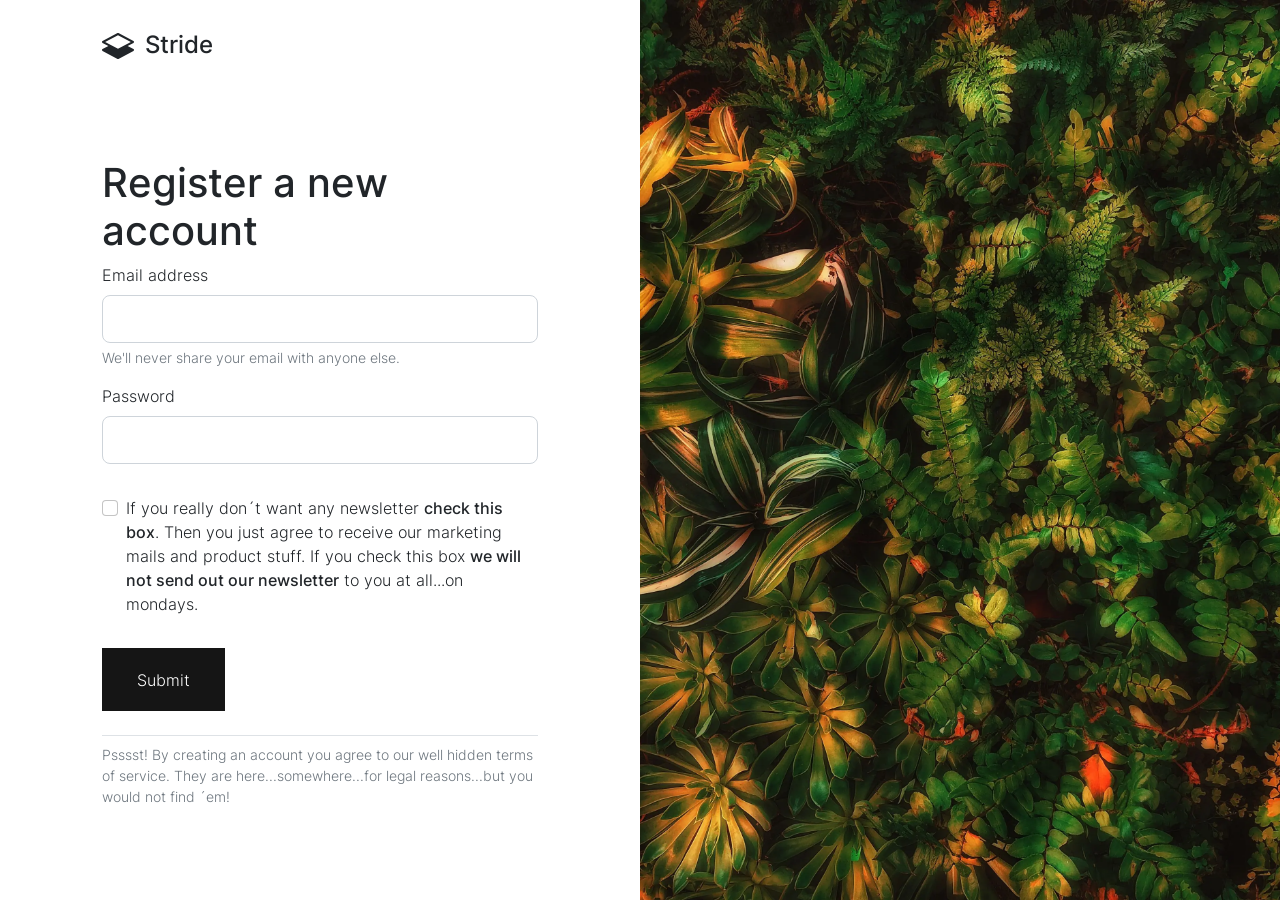
<file: register.html>
<!doctype html>
<html class="h-100" lang="en">

  <head>
      <meta charset="utf-8">
  <meta name="viewport" content="width=device-width,initial-scale=1,shrink-to-fit=no">
  <meta name="description" content="A growing collection of ready to use components for the CSS framework Bootstrap 5">
  <link rel="apple-touch-icon" sizes="180x180" href="img/apple-touch-icon.png">
  <link rel="icon" type="image/png" sizes="32x32" href="img/favicon-32x32.png">
  <link rel="icon" type="image/png" sizes="16x16" href="img/favicon-16x16.png">
  <link rel="icon" type="image/png" sizes="96x96" href=".t/img/favicon.png">
  <meta name="author" content="Holger Koenemann">
  <meta name="generator" content="Eleventy v2.0.0">
  <meta name="HandheldFriendly" content="true">
  <title>Register a new account</title>
  <link rel="stylesheet" href="css/theme.min.css">

   <style>

/* inter-300 - latin */
@font-face {
  font-family: 'Inter';
  font-style: normal;
  font-weight: 300;
  font-display: swap;
  src: local(''),
       url('./fonts/inter-v12-latin-300.woff2') format('woff2'), /* Chrome 26+, Opera 23+, Firefox 39+ */
       url('./fonts/inter-v12-latin-300.woff') format('woff'); /* Chrome 6+, Firefox 3.6+, IE 9+, Safari 5.1+ */
}

@font-face {
  font-family: 'Inter';
  font-style: normal;
  font-weight: 500;
  font-display: swap;
  src: local(''),
       url('./fonts/inter-v12-latin-500.woff2') format('woff2'), /* Chrome 26+, Opera 23+, Firefox 39+ */
       url('./fonts/inter-v12-latin-500.woff') format('woff'); /* Chrome 6+, Firefox 3.6+, IE 9+, Safari 5.1+ */
}
@font-face {
  font-family: 'Inter';
  font-style: normal;
  font-weight: 700;
  font-display: swap;
  src: local(''),
       url('./fonts/inter-v12-latin-700.woff2') format('woff2'), /* Chrome 26+, Opera 23+, Firefox 39+ */
       url('./fonts/inter-v12-latin-700.woff') format('woff'); /* Chrome 6+, Firefox 3.6+, IE 9+, Safari 5.1+ */
}

</style>

  </head>

  <body class="d-flex h-100 w-100" data-bs-spy="scroll" data-bs-target="#navScroll">

    <div class="h-100 container-fluid">
      <div class="h-100 row d-flex align-items-stretch">
        
          <div class="col-12 col-md-7 col-lg-6 d-flex align-items-start flex-column px-vw-5">
          
            <header class="mb-auto py-vh-2 col-12">
              <a class="navbar-brand pe-4 fs-4" href="/">
  <svg xmlns="http://www.w3.org/2000/svg" width="32" height="32" fill="currentColor" class="bi bi-layers-half" viewbox="0 0 16 16">
    <path d="M8.235 1.559a.5.5 0 0 0-.47 0l-7.5 4a.5.5 0 0 0 0 .882L3.188 8 .264 9.559a.5.5 0 0 0 0 .882l7.5 4a.5.5 0 0 0 .47 0l7.5-4a.5.5 0 0 0 0-.882L12.813 8l2.922-1.559a.5.5 0 0 0 0-.882l-7.5-4zM8 9.433 1.562 6 8 2.567 14.438 6 8 9.433z"/>
  </svg>
  <span class="ms-1 fw-bolder">Stride</span>
</a>

            </header>
            <main class="mb-auto col-12">
              <h1>Register a new account</h1>
              
<form class="row">
  <div class="col-12">
  <div class="mb-3">
    <label for="exampleInputEmail1" class="form-label">Email address</label>
    <input type="email" class="form-control form-control-lg" id="exampleInputEmail1" aria-describedby="emailHelp">
    <div id="emailHelp" class="form-text">We'll never share your email with anyone else.</div>
  </div>
  <div class="mb-3">
    <label for="exampleInputPassword1" class="form-label">Password</label>
    <input type="password" class="form-control form-control-lg" id="exampleInputPassword1">
  </div>
  <div class="mb-3 form-check py-3">
    <input type="checkbox" class="form-check-input" id="exampleCheck1">
    <label class="form-check-label" for="exampleCheck1">If you really don´t want any newsletter <strong>check this box</strong>. Then you just agree to receive our marketing mails and product stuff. If you check this box <strong>we will not send out our newsletter</strong> to you at all...on mondays.</label>
  </div>
  <button type="submit" class="btn btn-primary btn-xl mb-4">Submit</button>
    <p class="small text-muted border-top py-2">Psssst! By creating an account you agree to our well hidden terms of service. They are here...somewhere...for legal reasons...but you would not find ´em!</p>
</div>
</form>

            </main>
          </div>
          
            <div class="col-12 col-md-5 col-lg-6 bg-cover" style="background-image: url('./img/webp/colorful.webp');"></div>
          
        </div>

      </div></body>
    </html>
</file>
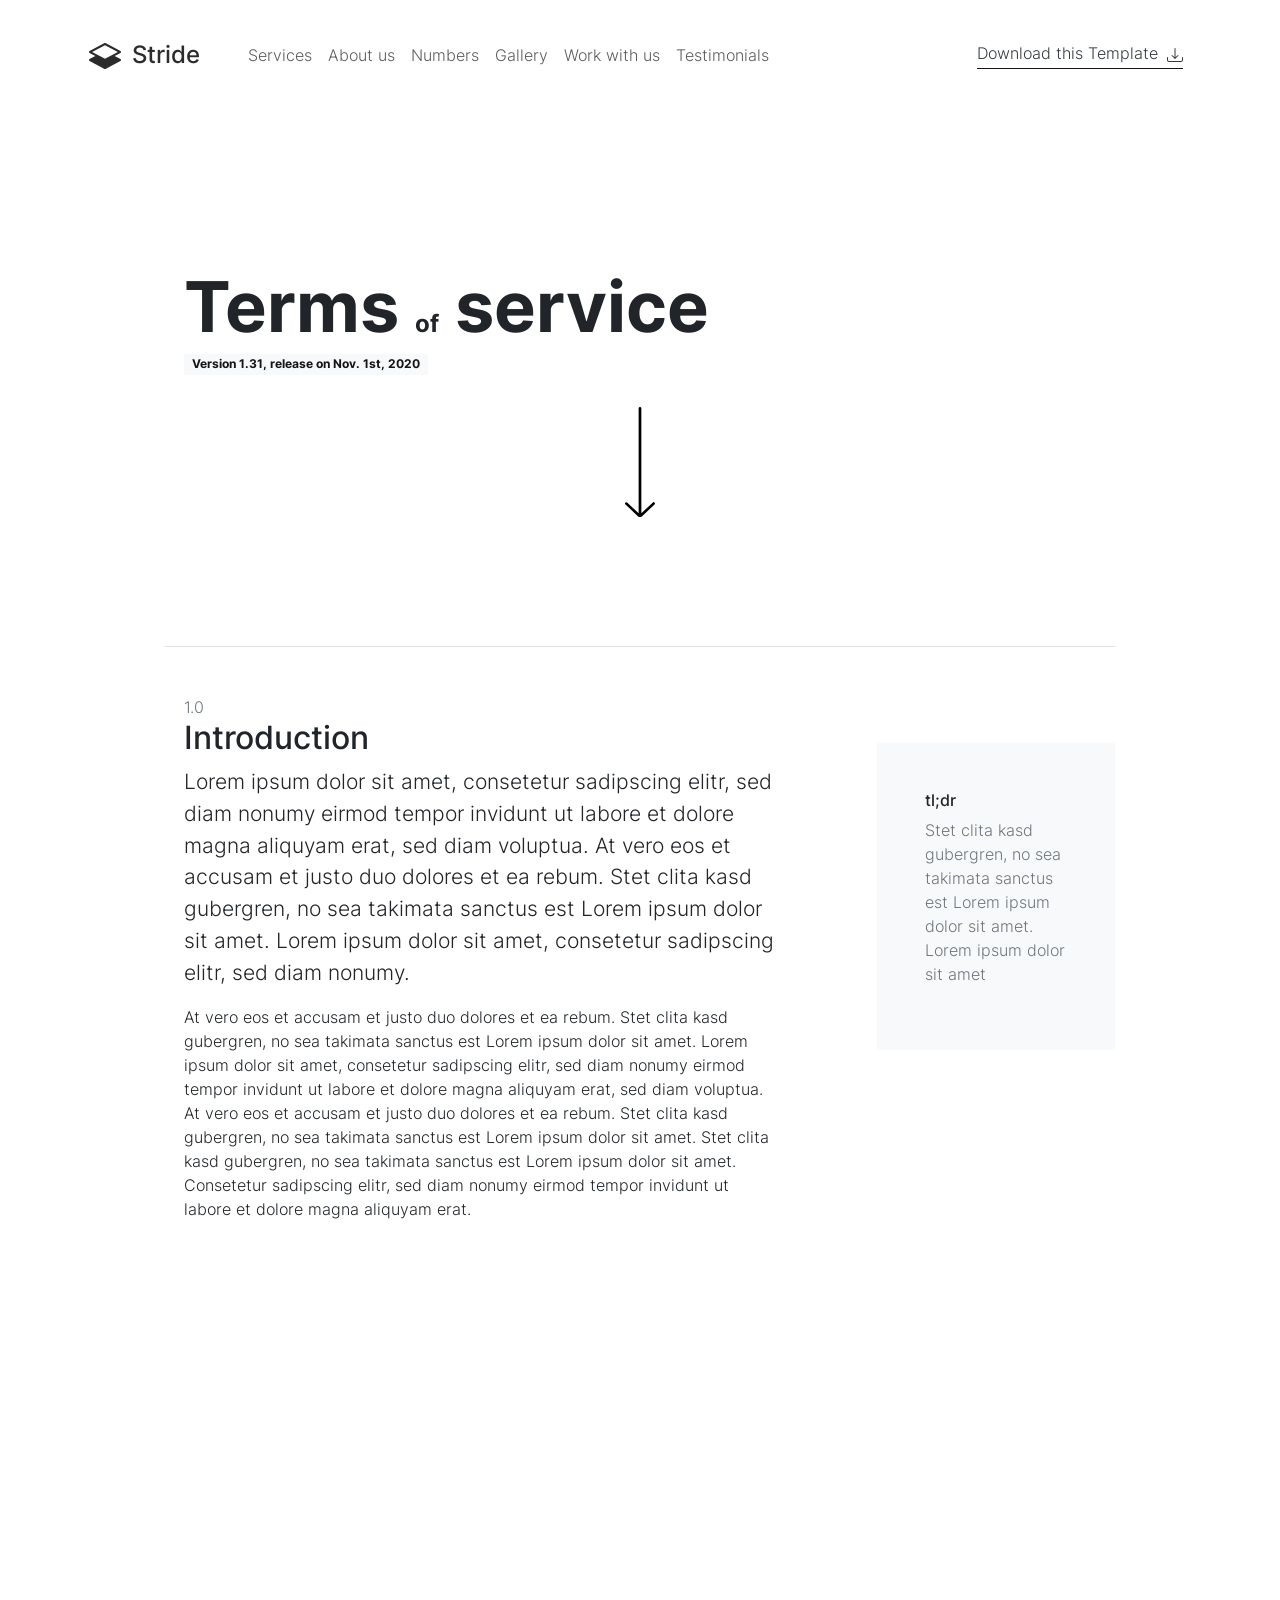
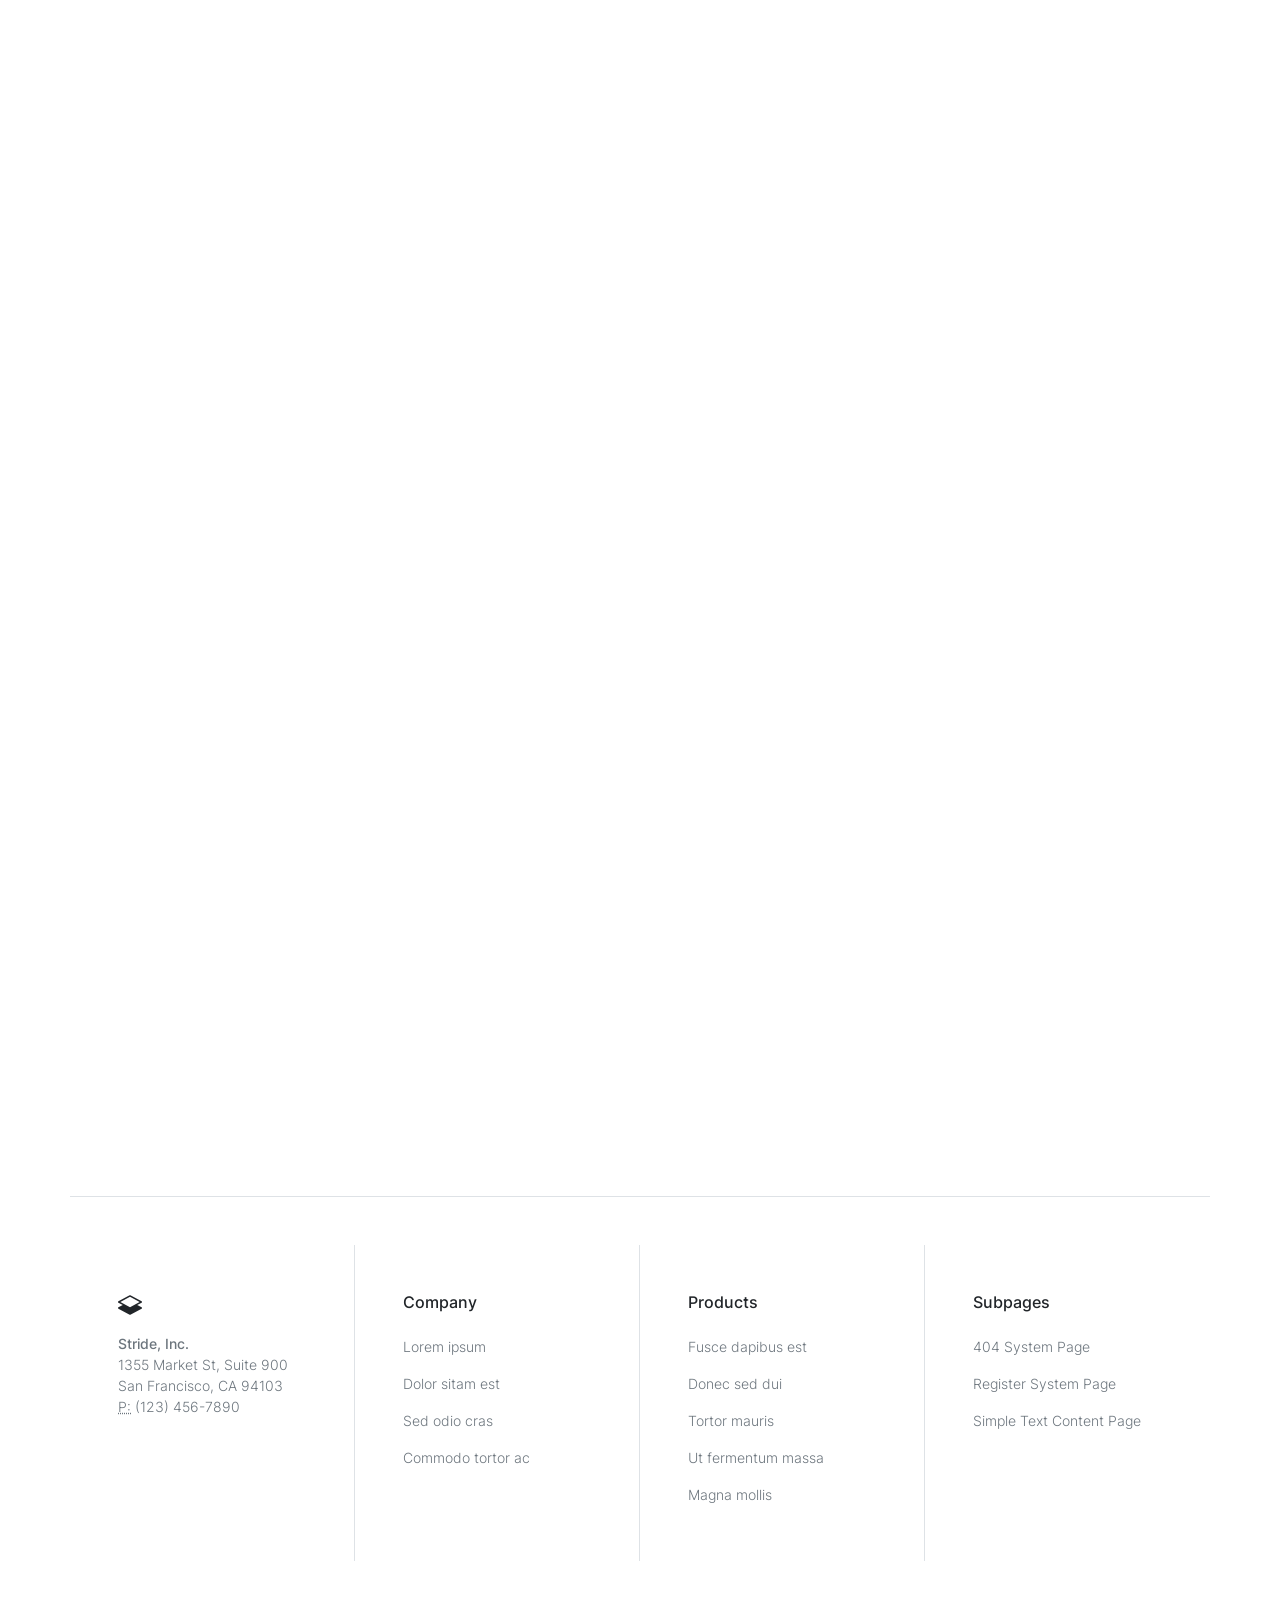
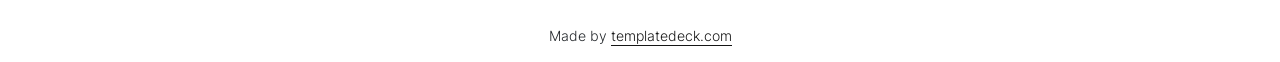
<file: terms.html>
<!doctype html>
<html class="h-100" lang="en">

  <head>
      <meta charset="utf-8">
  <meta name="viewport" content="width=device-width,initial-scale=1,shrink-to-fit=no">
  <meta name="description" content="A growing collection of ready to use components for the CSS framework Bootstrap 5">
  <link rel="apple-touch-icon" sizes="180x180" href="img/apple-touch-icon.png">
  <link rel="icon" type="image/png" sizes="32x32" href="img/favicon-32x32.png">
  <link rel="icon" type="image/png" sizes="16x16" href="img/favicon-16x16.png">
  <link rel="icon" type="image/png" sizes="96x96" href=".t/img/favicon.png">
  <meta name="author" content="Holger Koenemann">
  <meta name="generator" content="Eleventy v2.0.0">
  <meta name="HandheldFriendly" content="true">
  <title>Terms of Service</title>
  <link rel="stylesheet" href="css/theme.min.css">

   <style>

/* inter-300 - latin */
@font-face {
  font-family: 'Inter';
  font-style: normal;
  font-weight: 300;
  font-display: swap;
  src: local(''),
       url('./fonts/inter-v12-latin-300.woff2') format('woff2'), /* Chrome 26+, Opera 23+, Firefox 39+ */
       url('./fonts/inter-v12-latin-300.woff') format('woff'); /* Chrome 6+, Firefox 3.6+, IE 9+, Safari 5.1+ */
}

@font-face {
  font-family: 'Inter';
  font-style: normal;
  font-weight: 500;
  font-display: swap;
  src: local(''),
       url('./fonts/inter-v12-latin-500.woff2') format('woff2'), /* Chrome 26+, Opera 23+, Firefox 39+ */
       url('./fonts/inter-v12-latin-500.woff') format('woff'); /* Chrome 6+, Firefox 3.6+, IE 9+, Safari 5.1+ */
}
@font-face {
  font-family: 'Inter';
  font-style: normal;
  font-weight: 700;
  font-display: swap;
  src: local(''),
       url('./fonts/inter-v12-latin-700.woff2') format('woff2'), /* Chrome 26+, Opera 23+, Firefox 39+ */
       url('./fonts/inter-v12-latin-700.woff') format('woff'); /* Chrome 6+, Firefox 3.6+, IE 9+, Safari 5.1+ */
}

</style>

  </head>

  <body data-bs-spy="scroll" data-bs-target="#navScroll">

    <nav id="navScroll" class="navbar navbar-expand-lg navbar-light" tabindex="0">
  <div class="container">
    <a class="navbar-brand pe-4 fs-4" href="/">
  <svg xmlns="http://www.w3.org/2000/svg" width="32" height="32" fill="currentColor" class="bi bi-layers-half" viewbox="0 0 16 16">
    <path d="M8.235 1.559a.5.5 0 0 0-.47 0l-7.5 4a.5.5 0 0 0 0 .882L3.188 8 .264 9.559a.5.5 0 0 0 0 .882l7.5 4a.5.5 0 0 0 .47 0l7.5-4a.5.5 0 0 0 0-.882L12.813 8l2.922-1.559a.5.5 0 0 0 0-.882l-7.5-4zM8 9.433 1.562 6 8 2.567 14.438 6 8 9.433z"/>
  </svg>
  <span class="ms-1 fw-bolder">Stride</span>
</a>

    <button class="navbar-toggler" type="button" data-bs-toggle="collapse" data-bs-target="#navbarSupportedContent" aria-controls="navbarSupportedContent" aria-expanded="false" aria-label="Toggle navigation">
      <span class="navbar-toggler-icon"></span>
    </button>
    <div class="collapse navbar-collapse" id="navbarSupportedContent">
      <ul class="navbar-nav me-auto mb-2 mb-lg-0">
      <li class="nav-item">
    <a class="nav-link" href="#services" aria-label="Brings you to the frontpage">
      Services
    </a>
  </li>
  <li class="nav-item">
    <a class="nav-link" href="#aboutus">
      About us
    </a>
  </li>
  <li class="nav-item">
    <a class="nav-link" href="#numbers">
      Numbers
    </a>
  </li>
  <li class="nav-item">
    <a class="nav-link" href="#gallery">
      Gallery
    </a>
  </li>
  <li class="nav-item">
    <a class="nav-link" href="#workwithus">
      Work with us
    </a>
  </li>
  <li class="nav-item">
    <a class="nav-link" href="#testimonials">
      Testimonials
    </a>
  </li>

    </ul>
      <a href="https://templatedeck.com/stride-html-template.html" data-splitbee-event="Click Download" aria-label="Download this template" class="link-dark pb-1 link-fancy me-2">
        Download this Template       <svg xmlns="http://www.w3.org/2000/svg" width="16" height="16" fill="currentColor" class="bi bi-download ms-1" viewBox="0 0 16 16">
                <path d="M.5 9.9a.5.5 0 0 1 .5.5v2.5a1 1 0 0 0 1 1h12a1 1 0 0 0 1-1v-2.5a.5.5 0 0 1 1 0v2.5a2 2 0 0 1-2 2H2a2 2 0 0 1-2-2v-2.5a.5.5 0 0 1 .5-.5z"/>
                <path d="M7.646 11.854a.5.5 0 0 0 .708 0l3-3a.5.5 0 0 0-.708-.708L8.5 10.293V1.5a.5.5 0 0 0-1 0v8.793L5.354 8.146a.5.5 0 1 0-.708.708l3 3z"/>
              </svg>
      </a>

    </div>
</div>
</nav>

    <main>
      
<div class="container py-vh-4">
  <div class="row d-flex justify-content-center">
    <div class="col-12 col-lg-10">
      <div class="row">
        <div class="col-12 py-vh-4">
          <h1 class="display-huge fw-bold lh-1" data-aos="fade-down">Terms
            <span class="fs-4">of</span>
            service</h1>
            <span class="h6 badge text-bg-light" data-aos="fade-down">Version 1.31, release on Nov. 1st, 2020</span>
          <div class="mt-4 d-flex justify-content-center" data-aos="fade-down" data-aos-delay="200">
            <svg viewbox="0 0 29 107" xmlns="http://www.w3.org/2000/svg" style="width:30px;" data-aos="fade-down">
              <path d="M15.425 106.639l13.116-12.42c.55-.446.615-1.23.144-1.751a1.363 1.363 0 0 0-1.993 0l-10.887 10.296V1.242C15.805.556 15.218 0 14.493 0c-.724 0-1.311.556-1.311 1.242v101.522L2.308 92.468a1.363 1.363 0 0 0-1.85-.136 1.197 1.197 0 0 0 0 1.887l13.117 12.42a1.364 1.364 0 0 0 1.85 0z" fill="#000" fill-rule="evenodd"></path>
            </svg>

          </div>
        </div>
      </div>
      <div class="row d-flex align-items-start mt-5 border-top pt-5" data-aos="fade">
        <div class="col-12 col-lg-8">
          <span class="text-secondary">1.0</span>
              <h2>Introduction</h2>
              <p class="lead">
                Lorem ipsum dolor sit amet, consetetur sadipscing elitr, sed diam nonumy eirmod tempor invidunt ut labore et dolore magna aliquyam erat, sed diam voluptua. At vero eos et accusam et justo duo dolores et ea rebum. Stet clita kasd
                gubergren, no sea takimata sanctus est Lorem ipsum dolor sit amet. Lorem ipsum dolor sit amet, consetetur sadipscing elitr, sed diam nonumy.</p>
          <p>At vero eos et accusam et justo duo dolores et ea rebum. Stet clita kasd gubergren, no sea takimata sanctus est Lorem ipsum dolor sit amet. Lorem ipsum dolor sit amet, consetetur sadipscing elitr, sed diam nonumy eirmod tempor invidunt ut labore
            et dolore magna aliquyam erat, sed diam voluptua. At vero eos et accusam et justo duo dolores et ea rebum. Stet clita kasd gubergren, no sea takimata sanctus est Lorem ipsum dolor sit amet. Stet clita kasd gubergren, no sea takimata sanctus est Lorem
            ipsum dolor sit amet. Consetetur sadipscing elitr, sed diam nonumy eirmod tempor invidunt ut labore et dolore magna aliquyam erat.</p>
        </div>
        <div class="col-12 col-lg-3 offset-lg-1 bg-light p-5 mt-5">
          <h3 class="h6">tl;dr</h3>
          <p class="text-secondary">
            Stet clita kasd gubergren, no sea takimata sanctus est Lorem ipsum dolor sit amet. Lorem ipsum dolor sit amet
          </p>
        </div>
      </div>

      <div class="row d-flex align-items-start mt-5 border-top pt-5" data-aos="fade">
        <div class="col-12 col-lg-8">
          <span class="text-secondary">2.0</span>
              <h2>Data</h2>
              <p class="lead">
                Lorem ipsum dolor sit amet, consetetur sadipscing elitr, sed diam nonumy eirmod tempor invidunt ut labore et dolore magna aliquyam erat, sed diam voluptua. At vero eos et accusam et justo duo dolores et ea rebum. Stet clita kasd
                gubergren, no sea takimata sanctus est Lorem ipsum dolor sit amet. Lorem ipsum dolor sit amet, consetetur sadipscing elitr, sed diam nonumy.</p>
          <p>At vero eos et accusam et justo duo dolores et ea rebum. Stet clita kasd gubergren, no sea takimata sanctus est Lorem ipsum dolor sit amet. Lorem ipsum dolor sit amet, consetetur sadipscing elitr, sed diam nonumy eirmod tempor invidunt ut labore
            et dolore magna aliquyam erat, sed diam voluptua. At vero eos et accusam et justo duo dolores et ea rebum. Stet clita kasd gubergren, no sea takimata sanctus est Lorem ipsum dolor sit amet. Stet clita kasd gubergren, no sea takimata sanctus est Lorem
            ipsum dolor sit amet. Consetetur sadipscing elitr, sed diam nonumy eirmod tempor invidunt ut labore et dolore magna aliquyam erat.</p>
        </div>
        <div class="col-12 col-lg-3 offset-lg-1 bg-light p-5 mt-5">
          <h3 class="h6">tl;dr</h3>
          <p class="text-secondary">
            Stet clita kasd gubergren, no sea takimata sanctus est Lorem ipsum dolor sit amet. Lorem ipsum dolor sit amet
          </p>
        </div>
      </div>
      <div class="row d-flex align-items-start mt-5 border-top pt-5" data-aos="fade">
        <div class="col-12 col-lg-8">
          <span class="text-secondary">3.0</span>
              <h2>Privacy</h2>
              <p class="lead">
                Lorem ipsum dolor sit amet, consetetur sadipscing elitr, sed diam nonumy eirmod tempor invidunt ut labore et dolore magna aliquyam erat, sed diam voluptua. At vero eos et accusam et justo duo dolores et ea rebum. Stet clita kasd
                gubergren, no sea takimata sanctus est Lorem ipsum dolor sit amet. Lorem ipsum dolor sit amet, consetetur sadipscing elitr, sed diam nonumy.</p>
          <p>At vero eos et accusam et justo duo dolores et ea rebum. Stet clita kasd gubergren, no sea takimata sanctus est Lorem ipsum dolor sit amet. Lorem ipsum dolor sit amet, consetetur sadipscing elitr, sed diam nonumy eirmod tempor invidunt ut labore
            et dolore magna aliquyam erat, sed diam voluptua. At vero eos et accusam et justo duo dolores et ea rebum. Stet clita kasd gubergren, no sea takimata sanctus est Lorem ipsum dolor sit amet. Stet clita kasd gubergren, no sea takimata sanctus est Lorem
            ipsum dolor sit amet. Consetetur sadipscing elitr, sed diam nonumy eirmod tempor invidunt ut labore et dolore magna aliquyam erat.</p>
        </div>
        <div class="col-12 col-lg-3 offset-lg-1 bg-light p-5 mt-5">
          <h3 class="h6">tl;dr</h3>
          <p class="text-secondary">
            Stet clita kasd gubergren, no sea takimata sanctus est Lorem ipsum dolor sit amet. Lorem ipsum dolor sit amet
          </p>
        </div>
      </div>
      <div class="row d-flex align-items-start mt-5 border-top pt-5" data-aos="fade">
        <div class="col-12 col-lg-8">
          <span class="text-secondary">4.0</span>
              <h2>Security</h2>
              <p class="lead">
                Lorem ipsum dolor sit amet, consetetur sadipscing elitr, sed diam nonumy eirmod tempor invidunt ut labore et dolore magna aliquyam erat, sed diam voluptua. At vero eos et accusam et justo duo dolores et ea rebum. Stet clita kasd
                gubergren, no sea takimata sanctus est Lorem ipsum dolor sit amet. Lorem ipsum dolor sit amet, consetetur sadipscing elitr, sed diam nonumy.</p>
          <p>At vero eos et accusam et justo duo dolores et ea rebum. Stet clita kasd gubergren, no sea takimata sanctus est Lorem ipsum dolor sit amet. Lorem ipsum dolor sit amet, consetetur sadipscing elitr, sed diam nonumy eirmod tempor invidunt ut labore
            et dolore magna aliquyam erat, sed diam voluptua. At vero eos et accusam et justo duo dolores et ea rebum. Stet clita kasd gubergren, no sea takimata sanctus est Lorem ipsum dolor sit amet. Stet clita kasd gubergren, no sea takimata sanctus est Lorem
            ipsum dolor sit amet. Consetetur sadipscing elitr, sed diam nonumy eirmod tempor invidunt ut labore et dolore magna aliquyam erat.</p>
        </div>
        <div class="col-12 col-lg-3 offset-lg-1 bg-light p-5 mt-5">
          <h3 class="h6">tl;dr</h3>
          <p class="text-secondary">
            Stet clita kasd gubergren, no sea takimata sanctus est Lorem ipsum dolor sit amet. Lorem ipsum dolor sit amet
          </p>
        </div>
      </div>
      <div class="row d-flex align-items-start mt-5 border-top pt-5" data-aos="fade">
        <div class="col-12 col-lg-8">
          <span class="text-secondary">5.0</span>
              <h2>Personal Informations</h2>
              <p class="lead">
                Lorem ipsum dolor sit amet, consetetur sadipscing elitr, sed diam nonumy eirmod tempor invidunt ut labore et dolore magna aliquyam erat, sed diam voluptua. At vero eos et accusam et justo duo dolores et ea rebum. Stet clita kasd
                gubergren, no sea takimata sanctus est Lorem ipsum dolor sit amet. Lorem ipsum dolor sit amet, consetetur sadipscing elitr, sed diam nonumy.</p>
          <p>At vero eos et accusam et justo duo dolores et ea rebum. Stet clita kasd gubergren, no sea takimata sanctus est Lorem ipsum dolor sit amet. Lorem ipsum dolor sit amet, consetetur sadipscing elitr, sed diam nonumy eirmod tempor invidunt ut labore
            et dolore magna aliquyam erat, sed diam voluptua. At vero eos et accusam et justo duo dolores et ea rebum. Stet clita kasd gubergren, no sea takimata sanctus est Lorem ipsum dolor sit amet. Stet clita kasd gubergren, no sea takimata sanctus est Lorem
            ipsum dolor sit amet. Consetetur sadipscing elitr, sed diam nonumy eirmod tempor invidunt ut labore et dolore magna aliquyam erat.</p>
        </div>
        <div class="col-12 col-lg-3 offset-lg-1 bg-light p-5 mt-5">
          <h3 class="h6">tl;dr</h3>
          <p class="text-secondary">
            Stet clita kasd gubergren, no sea takimata sanctus est Lorem ipsum dolor sit amet. Lorem ipsum dolor sit amet
          </p>
        </div>
      </div>

      <div class="row d-flex align-items-start text-muted pt-5" data-aos="fade">
        <div class="col-12 col-lg-7">
          <div class="border p-4">
          <p>*At vero eos et accusam et justo duo dolores et ea rebum. Stet clita kasd gubergren, no sea takimata sanctus est Lorem ipsum dolor sit amet. Lorem ipsum dolor sit amet, consetetur sadipscing elitr, sed diam nonumy eirmod tempor invidunt ut labore
            et dolore magna aliquyam erat, sed diam voluptua. At vero eos et accusam et justo duo dolores et ea rebum. Stet clita kasd gubergren, no sea takimata sanctus est Lorem ipsum dolor sit amet. Stet clita kasd gubergren, no sea takimata sanctus est Lorem
            ipsum dolor sit amet. Consetetur sadipscing elitr, sed diam nonumy eirmod tempor invidunt ut labore et dolore magna aliquyam erat. At vero eos et accusam et justo duo dolores et ea rebum. Stet clita kasd gubergren, no sea takimata sanctus est Lorem
            ipsum dolor sit amet. Stet clita kasd gubergren, no sea takimata sanctus est Lorem ipsum dolor sit amet. Consetetur sadipscing elitr, sed diam nonumy eirmod tempor invidunt ut labore et dolore magna aliquyam erat.</p>
        </div>
        </div>
      </div>
    </div>
  </div>
</div>

    </main>

    <footer>
  <div class="container small border-top">
    <div class="row py-5 d-flex justify-content-between">

<div class="col-12 col-lg-6 col-xl-3 border-end p-5">
  <svg xmlns="http://www.w3.org/2000/svg" width="24" height="24" fill="currentColor" class="bi bi-layers-half" viewbox="0 0 16 16">
    <path d="M8.235 1.559a.5.5 0 0 0-.47 0l-7.5 4a.5.5 0 0 0 0 .882L3.188 8 .264 9.559a.5.5 0 0 0 0 .882l7.5 4a.5.5 0 0 0 .47 0l7.5-4a.5.5 0 0 0 0-.882L12.813 8l2.922-1.559a.5.5 0 0 0 0-.882l-7.5-4zM8 9.433 1.562 6 8 2.567 14.438 6 8 9.433z"/>
  </svg>
  <address class="text-secondary mt-3">
    <strong>Stride, Inc.</strong><br>
    1355 Market St, Suite 900<br>
    San Francisco, CA 94103<br>
    <abbr title="Phone">P:</abbr>
    (123) 456-7890
  </address>
</div>
<div class="col-12 col-lg-6 col-xl-3 border-end p-5">
  <h3 class="h6 mb-3">Company</h3>
  <ul class="nav flex-column">
    <li class="nav-item">
      <a class="nav-link link-secondary ps-0" aria-current="page" href="#">Lorem ipsum</a>
    </li>
    <li class="nav-item">
      <a class="nav-link link-secondary ps-0" href="#">Dolor sitam est</a>
    </li>
    <li class="nav-item">
      <a class="nav-link link-secondary ps-0" href="#">Sed odio cras</a>
    </li>
    <li class="nav-item">
      <a class="nav-link link-secondary ps-0" href="#">Commodo tortor ac</a>
    </li>
  </ul>
</div>
<div class="col-12 col-lg-6 col-xl-3 border-end p-5">
  <h3 class="h6 mb-3">Products</h3>
  <ul class="nav flex-column">
    <li class="nav-item">
      <a class="nav-link link-secondary ps-0" aria-current="page" href="#">Fusce dapibus est</a>
    </li>
    <li class="nav-item">
      <a class="nav-link link-secondary ps-0" href="#">Donec sed dui</a>
    </li>
    <li class="nav-item">
      <a class="nav-link link-secondary ps-0" href="#">Tortor mauris</a>
    </li>
    <li class="nav-item">
      <a class="nav-link link-secondary ps-0" href="#">Ut fermentum massa</a>
    </li>

    <li class="nav-item">
      <a class="nav-link link-secondary ps-0" href="#">Magna mollis</a>
    </li>
  </ul>
</div>
<div class="col-12 col-lg-6 col-xl-3 p-5">
  <h3 class="h6 mb-3">Subpages</h3>
  <ul class="nav flex-column">
    <li class="nav-item">
      <a class="nav-link link-secondary ps-0" aria-current="page" href="404.html">404 System Page</a>
      <a class="nav-link link-secondary ps-0" aria-current="page" href="register.html">Register System Page</a>
            <a class="nav-link link-secondary ps-0" aria-current="page" href="content.html">Simple Text Content Page</a>
    </li>
  </ul>
</div>
</div>
</div>

<div class="container text-center py-3 small">Made by <a href="https://templatedeck.com" class="link-fancy" target="_blank">templatedeck.com</a>
</div>
</footer>

    <script src="js/bootstrap.bundle.min.js"></script>
<script src="js/aos.js"></script>
 <script>
 AOS.init({
   duration: 800, // values from 0 to 3000, with step 50ms
 });
 </script>

 <script>
  let scrollpos = window.scrollY
  const header = document.querySelector(".navbar")
  const header_height = header.offsetHeight

  const add_class_on_scroll = () => header.classList.add("scrolled", "shadow-sm")
  const remove_class_on_scroll = () => header.classList.remove("scrolled", "shadow-sm")

  window.addEventListener('scroll', function() {
    scrollpos = window.scrollY;

    if (scrollpos >= header_height) { add_class_on_scroll() }
    else { remove_class_on_scroll() }

    console.log(scrollpos)
  })
</script>

  </body>
</html>
</file>
<file: css/theme.min.css>
/*!
   * Bootstrap  v5.2.2 (https://getbootstrap.com/)
   * Copyright 2011-2022 The Bootstrap Authors
   * Copyright 2011-2022 Twitter, Inc.
   * Licensed under MIT (https://github.com/twbs/bootstrap/blob/main/LICENSE)
   */:root{--bs-blue:#1717e5;--bs-indigo:#6610f2;--bs-purple:#6f42c1;--bs-pink:#d63384;--bs-red:#dc3545;--bs-orange:#fd7e14;--bs-yellow:#ffc107;--bs-green:#198754;--bs-teal:#20c997;--bs-cyan:#0dcaf0;--bs-white:#fff;--bs-gray:#6c757d;--bs-gray-dark:#343a40;--bs-gray-100:#f8f9fa;--bs-gray-200:#e9ecef;--bs-gray-300:#dee2e6;--bs-gray-400:#ced4da;--bs-gray-500:#adb5bd;--bs-gray-600:#6c757d;--bs-gray-700:#495057;--bs-gray-800:#343a40;--bs-gray-900:#212529;--bs-primary:#151515;--bs-secondary:#6c757d;--bs-success:#198754;--bs-info:#0dcaf0;--bs-warning:#fd7e14;--bs-danger:#dc3545;--bs-light:#f8f9fa;--bs-dark:#343a40;--bs-primary-rgb:21,21,21;--bs-secondary-rgb:108,117,125;--bs-success-rgb:25,135,84;--bs-info-rgb:13,202,240;--bs-warning-rgb:253,126,20;--bs-danger-rgb:220,53,69;--bs-light-rgb:248,249,250;--bs-dark-rgb:52,58,64;--bs-white-rgb:255,255,255;--bs-black-rgb:21,21,21;--bs-body-color-rgb:33,37,41;--bs-body-bg-rgb:255,255,255;--bs-font-sans-serif:"Inter",system-ui,-apple-system,"Segoe UI",Roboto,"Helvetica Neue",Arial,"Noto Sans",sans-serif,"Apple Color Emoji","Segoe UI Emoji","Segoe UI Symbol","Noto Color Emoji";--bs-font-monospace:SFMono-Regular,Menlo,Monaco,Consolas,"Liberation Mono","Courier New",monospace;--bs-gradient:linear-gradient(180deg, rgba(255, 255, 255, 0.15), rgba(255, 255, 255, 0));--bs-body-font-family:var(--bs-font-sans-serif);--bs-body-font-size:1rem;--bs-body-font-weight:300;--bs-body-line-height:1.5;--bs-body-color:#212529;--bs-body-bg:#fff;--bs-border-width:1px;--bs-border-style:solid;--bs-border-color:#dee2e6;--bs-border-color-translucent:rgba(21, 21, 21, 0.175);--bs-border-radius:0px;--bs-border-radius-sm:0.25rem;--bs-border-radius-lg:0.5rem;--bs-border-radius-xl:1rem;--bs-border-radius-2xl:2rem;--bs-border-radius-pill:50rem;--bs-link-color:#151515;--bs-link-hover-color:#111111;--bs-code-color:#d63384;--bs-highlight-bg:#fff3cd}*,::after,::before{box-sizing:border-box}@media (prefers-reduced-motion:no-preference){:root{scroll-behavior:smooth}}body{margin:0;font-family:var(--bs-body-font-family);font-size:var(--bs-body-font-size);font-weight:var(--bs-body-font-weight);line-height:var(--bs-body-line-height);color:var(--bs-body-color);text-align:var(--bs-body-text-align);background-color:var(--bs-body-bg);-webkit-text-size-adjust:100%;-webkit-tap-highlight-color:rgba(21,21,21,0)}hr{margin:1rem 0;color:inherit;border:0;border-top:1px solid;opacity:.25}.h1,.h2,.h3,.h4,.h5,.h6,h1,h2,h3,h4,h5,h6{margin-top:0;margin-bottom:.5rem;font-weight:500;line-height:1.2}.h1,h1{font-size:calc(1.375rem + 1.5vw)}@media (min-width:1200px){.h1,h1{font-size:2.5rem}}.h2,h2{font-size:calc(1.325rem + .9vw)}@media (min-width:1200px){.h2,h2{font-size:2rem}}.h3,h3{font-size:calc(1.3rem + .6vw)}@media (min-width:1200px){.h3,h3{font-size:1.75rem}}.h4,h4{font-size:calc(1.275rem + .3vw)}@media (min-width:1200px){.h4,h4{font-size:1.5rem}}.h5,h5{font-size:1.25rem}.h6,h6{font-size:1rem}p{margin-top:0;margin-bottom:1rem}abbr[title]{text-decoration:underline dotted;cursor:help;text-decoration-skip-ink:none}address{margin-bottom:1rem;font-style:normal;line-height:inherit}ul{padding-left:2rem}ul{margin-top:0;margin-bottom:1rem}ul ul{margin-bottom:0}blockquote{margin:0 0 1rem}b,strong{font-weight:bolder}.small,small{font-size:.875em}.mark,mark{padding:.1875em;background-color:var(--bs-highlight-bg)}a{color:var(--bs-link-color);text-decoration:underline}a:hover{color:var(--bs-link-hover-color)}a:not([href]):not([class]),a:not([href]):not([class]):hover{color:inherit;text-decoration:none}code{font-family:var(--bs-font-monospace);font-size:1em}code{font-size:.875em;color:var(--bs-code-color);word-wrap:break-word}a>code{color:inherit}figure{margin:0 0 1rem}img,svg{vertical-align:middle}label{display:inline-block}button{border-radius:0}button:focus:not(:focus-visible){outline:0}button,input{margin:0;font-family:inherit;font-size:inherit;line-height:inherit}button{text-transform:none}[type=button],[type=submit],button{-webkit-appearance:button}[type=button]:not(:disabled),[type=submit]:not(:disabled),button:not(:disabled){cursor:pointer}::-moz-focus-inner{padding:0;border-style:none}::-webkit-datetime-edit-day-field,::-webkit-datetime-edit-fields-wrapper,::-webkit-datetime-edit-hour-field,::-webkit-datetime-edit-minute,::-webkit-datetime-edit-month-field,::-webkit-datetime-edit-text,::-webkit-datetime-edit-year-field{padding:0}::-webkit-inner-spin-button{height:auto}::-webkit-search-decoration{-webkit-appearance:none}::-webkit-color-swatch-wrapper{padding:0}::file-selector-button{font:inherit;-webkit-appearance:button}[hidden]{display:none!important}.lead{font-size:calc(1.258rem + .096vw);font-weight:300}@media (min-width:1200px){.lead{font-size:1.33rem}}.display-1{font-size:calc(1.625rem + 4.5vw);font-weight:300;line-height:1.2}@media (min-width:1200px){.display-1{font-size:5rem}}.display-2{font-size:calc(1.575rem + 3.9vw);font-weight:300;line-height:1.2}@media (min-width:1200px){.display-2{font-size:4.5rem}}.display-3{font-size:calc(1.525rem + 3.3vw);font-weight:300;line-height:1.2}@media (min-width:1200px){.display-3{font-size:4rem}}.display-4{font-size:calc(1.475rem + 2.7vw);font-weight:300;line-height:1.2}@media (min-width:1200px){.display-4{font-size:3.5rem}}.display-5{font-size:calc(1.425rem + 2.1vw);font-weight:300;line-height:1.2}@media (min-width:1200px){.display-5{font-size:3rem}}.display-6{font-size:calc(1.375rem + 1.5vw);font-weight:300;line-height:1.2}@media (min-width:1200px){.display-6{font-size:2.5rem}}.list-unstyled{padding-left:0;list-style:none}.blockquote{margin-bottom:1rem;font-size:1.25rem}.blockquote>:last-child{margin-bottom:0}.blockquote-footer{margin-top:-1rem;margin-bottom:1rem;font-size:.875em;color:#6c757d}.blockquote-footer::before{content:"\2014\00A0"}.img-fluid{max-width:100%;height:auto}.figure{display:inline-block}.container,.container-fluid{--bs-gutter-x:3vw;--bs-gutter-y:0;width:100%;padding-right:calc(var(--bs-gutter-x) * .5);padding-left:calc(var(--bs-gutter-x) * .5);margin-right:auto;margin-left:auto}@media (min-width:576px){.container{max-width:540px}}@media (min-width:768px){.container{max-width:720px}}@media (min-width:992px){.container{max-width:960px}}@media (min-width:1200px){.container{max-width:1140px}}@media (min-width:1680px){.container{max-width:1600px}}.row{--bs-gutter-x:3vw;--bs-gutter-y:0;display:flex;flex-wrap:wrap;margin-top:calc(-1 * var(--bs-gutter-y));margin-right:calc(-.5 * var(--bs-gutter-x));margin-left:calc(-.5 * var(--bs-gutter-x))}.row>*{flex-shrink:0;width:100%;max-width:100%;padding-right:calc(var(--bs-gutter-x) * .5);padding-left:calc(var(--bs-gutter-x) * .5);margin-top:var(--bs-gutter-y)}.col{flex:1 0 0%}.row-cols-1>*{flex:0 0 auto;width:100%}.col-auto{flex:0 0 auto;width:auto}.col-4{flex:0 0 auto;width:33.33333%}.col-5{flex:0 0 auto;width:41.66667%}.col-6{flex:0 0 auto;width:50%}.col-7{flex:0 0 auto;width:58.33333%}.col-10{flex:0 0 auto;width:83.33333%}.col-12{flex:0 0 auto;width:100%}.g-0,.gx-0{--bs-gutter-x:0}.g-0{--bs-gutter-y:0}.gx-3{--bs-gutter-x:1rem}.gx-4{--bs-gutter-x:1.5rem}.g-5,.gx-5{--bs-gutter-x:3rem}.g-5{--bs-gutter-y:3rem}@media (min-width:768px){.col-md{flex:1 0 0%}.row-cols-md-2>*{flex:0 0 auto;width:50%}.col-md-auto{flex:0 0 auto;width:auto}.col-md-2{flex:0 0 auto;width:16.66667%}.col-md-3{flex:0 0 auto;width:25%}.col-md-4{flex:0 0 auto;width:33.33333%}.col-md-5{flex:0 0 auto;width:41.66667%}.col-md-6{flex:0 0 auto;width:50%}.col-md-7{flex:0 0 auto;width:58.33333%}.col-md-9{flex:0 0 auto;width:75%}.col-md-11{flex:0 0 auto;width:91.66667%}.offset-md-1{margin-left:8.33333%}}@media (min-width:992px){.col-lg-3{flex:0 0 auto;width:25%}.col-lg-4{flex:0 0 auto;width:33.33333%}.col-lg-5{flex:0 0 auto;width:41.66667%}.col-lg-6{flex:0 0 auto;width:50%}.col-lg-7{flex:0 0 auto;width:58.33333%}.col-lg-8{flex:0 0 auto;width:66.66667%}.col-lg-10{flex:0 0 auto;width:83.33333%}.col-lg-11{flex:0 0 auto;width:91.66667%}.col-lg-12{flex:0 0 auto;width:100%}.offset-lg-1{margin-left:8.33333%}}@media (min-width:1200px){.col-xl-3{flex:0 0 auto;width:25%}.col-xl-4{flex:0 0 auto;width:33.33333%}.col-xl-6{flex:0 0 auto;width:50%}.col-xl-8{flex:0 0 auto;width:66.66667%}.col-xl-10{flex:0 0 auto;width:83.33333%}.offset-xl-2{margin-left:16.66667%}}.form-label{margin-bottom:.5rem}.form-text{margin-top:.25rem;font-size:.875em;color:#6c757d}.form-control{display:block;width:100%;padding:.375rem .75rem;font-size:1rem;font-weight:300;line-height:1.5;color:#212529;background-color:#fff;background-clip:padding-box;border:1px solid #ced4da;appearance:none;border-radius:0;transition:border-color .15s ease-in-out,box-shadow .15s ease-in-out}@media (prefers-reduced-motion:reduce){.form-control{transition:none}}.form-control:focus{color:#212529;background-color:#fff;border-color:#8a8a8a;outline:0;box-shadow:0 0 0 .25rem rgba(21,21,21,.25)}.form-control::-webkit-date-and-time-value{height:1.5em}.form-control::placeholder{color:#6c757d;opacity:1}.form-control:disabled{background-color:#e9ecef;opacity:1}.form-control::file-selector-button{padding:.375rem .75rem;margin:-.375rem -.75rem;margin-inline-end:.75rem;color:#212529;background-color:#e9ecef;pointer-events:none;border-color:inherit;border-style:solid;border-width:0;border-inline-end-width:1px;border-radius:0;transition:color .15s ease-in-out,background-color .15s ease-in-out,border-color .15s ease-in-out,box-shadow .15s ease-in-out}@media (prefers-reduced-motion:reduce){.form-control::file-selector-button{transition:none}}.form-control:hover:not(:disabled):not([readonly])::file-selector-button{background-color:#dde0e3}.form-control-lg{min-height:calc(1.5em + 1rem + 2px);padding:.5rem 1rem;font-size:1.25rem;border-radius:.5rem}.form-control-lg::file-selector-button{padding:.5rem 1rem;margin:-.5rem -1rem;margin-inline-end:1rem}.form-check{display:block;min-height:1.5rem;padding-left:1.5em;margin-bottom:.125rem}.form-check .form-check-input{float:left;margin-left:-1.5em}.form-check-input{width:1em;height:1em;margin-top:.25em;vertical-align:top;background-color:#fff;background-repeat:no-repeat;background-position:center;background-size:contain;border:1px solid rgba(21,21,21,.25);appearance:none;print-color-adjust:exact}.form-check-input[type=checkbox]{border-radius:.25em}.form-check-input:active{filter:brightness(90%)}.form-check-input:focus{border-color:#8a8a8a;outline:0;box-shadow:0 0 0 .25rem rgba(21,21,21,.25)}.form-check-input:checked{background-color:#151515;border-color:#151515}.form-check-input:checked[type=checkbox]{background-image:url("data:image/svg+xml,%3csvg xmlns='http://www.w3.org/2000/svg' viewBox='0 0 20 20'%3e%3cpath fill='none' stroke='%23fff' stroke-linecap='round' stroke-linejoin='round' stroke-width='3' d='m6 10 3 3 6-6'/%3e%3c/svg%3e")}.form-check-input[type=checkbox]:indeterminate{background-color:#151515;border-color:#151515;background-image:url("data:image/svg+xml,%3csvg xmlns='http://www.w3.org/2000/svg' viewBox='0 0 20 20'%3e%3cpath fill='none' stroke='%23fff' stroke-linecap='round' stroke-linejoin='round' stroke-width='3' d='M6 10h8'/%3e%3c/svg%3e")}.form-check-input:disabled{pointer-events:none;filter:none;opacity:.5}.form-check-input:disabled~.form-check-label{cursor:default;opacity:.5}.form-floating{position:relative}.form-floating>.form-control{height:calc(3.5rem + 2px);line-height:1.25}.form-floating>label{position:absolute;top:0;left:0;width:100%;height:100%;padding:1rem .75rem;overflow:hidden;text-align:start;text-overflow:ellipsis;white-space:nowrap;pointer-events:none;border:1px solid transparent;transform-origin:0 0;transition:opacity .1s ease-in-out,transform .1s ease-in-out}@media (prefers-reduced-motion:reduce){.form-floating>label{transition:none}}.form-floating>.form-control{padding:1rem .75rem}.form-floating>.form-control::placeholder{color:transparent}.form-floating>.form-control:focus,.form-floating>.form-control:not(:placeholder-shown){padding-top:1.625rem;padding-bottom:.625rem}.form-floating>.form-control:-webkit-autofill{padding-top:1.625rem;padding-bottom:.625rem}.form-floating>.form-control:focus~label,.form-floating>.form-control:not(:placeholder-shown)~label{opacity:.65;transform:scale(.85) translateY(-.5rem) translateX(.15rem)}.form-floating>.form-control:-webkit-autofill~label{opacity:.65;transform:scale(.85) translateY(-.5rem) translateX(.15rem)}.btn{--bs-btn-padding-x:0.75rem;--bs-btn-padding-y:0.375rem;--bs-btn-font-size:1rem;--bs-btn-font-weight:300;--bs-btn-line-height:1.5;--bs-btn-color:#212529;--bs-btn-bg:transparent;--bs-btn-border-width:1px;--bs-btn-border-color:transparent;--bs-btn-border-radius:0px;--bs-btn-hover-border-color:transparent;--bs-btn-box-shadow:inset 0 1px 0 rgba(255, 255, 255, 0.15),0 1px 1px rgba(21, 21, 21, 0.075);--bs-btn-disabled-opacity:0.65;--bs-btn-focus-box-shadow:0 0 0 0.25rem rgba(var(--bs-btn-focus-shadow-rgb), .5);display:inline-block;padding:var(--bs-btn-padding-y) var(--bs-btn-padding-x);font-family:var(--bs-btn-font-family);font-size:var(--bs-btn-font-size);font-weight:var(--bs-btn-font-weight);line-height:var(--bs-btn-line-height);color:var(--bs-btn-color);text-align:center;text-decoration:none;vertical-align:middle;cursor:pointer;user-select:none;border:var(--bs-btn-border-width) solid var(--bs-btn-border-color);border-radius:var(--bs-btn-border-radius);background-color:var(--bs-btn-bg);transition:color .15s ease-in-out,background-color .15s ease-in-out,border-color .15s ease-in-out,box-shadow .15s ease-in-out}@media (prefers-reduced-motion:reduce){.btn{transition:none}}.btn:hover{color:var(--bs-btn-hover-color);background-color:var(--bs-btn-hover-bg);border-color:var(--bs-btn-hover-border-color)}.btn:focus-visible{color:var(--bs-btn-hover-color);background-color:var(--bs-btn-hover-bg);border-color:var(--bs-btn-hover-border-color);outline:0;box-shadow:var(--bs-btn-focus-box-shadow)}.btn.active,.btn.show,.btn:first-child:active,:not(.btn-check)+.btn:active{color:var(--bs-btn-active-color);background-color:var(--bs-btn-active-bg);border-color:var(--bs-btn-active-border-color)}.btn.active:focus-visible,.btn.show:focus-visible,.btn:first-child:active:focus-visible,:not(.btn-check)+.btn:active:focus-visible{box-shadow:var(--bs-btn-focus-box-shadow)}.btn:disabled{color:var(--bs-btn-disabled-color);pointer-events:none;background-color:var(--bs-btn-disabled-bg);border-color:var(--bs-btn-disabled-border-color);opacity:var(--bs-btn-disabled-opacity)}.btn-primary{--bs-btn-color:#fff;--bs-btn-bg:#151515;--bs-btn-border-color:#151515;--bs-btn-hover-color:#fff;--bs-btn-hover-bg:#121212;--bs-btn-hover-border-color:#111111;--bs-btn-focus-shadow-rgb:56,56,56;--bs-btn-active-color:#fff;--bs-btn-active-bg:#111111;--bs-btn-active-border-color:#101010;--bs-btn-active-shadow:inset 0 3px 5px rgba(21, 21, 21, 0.125);--bs-btn-disabled-color:#fff;--bs-btn-disabled-bg:#151515;--bs-btn-disabled-border-color:#151515}.btn-warning{--bs-btn-color:#151515;--bs-btn-bg:#fd7e14;--bs-btn-border-color:#fd7e14;--bs-btn-hover-color:#151515;--bs-btn-hover-bg:#fd9137;--bs-btn-hover-border-color:#fd8b2c;--bs-btn-focus-shadow-rgb:218,110,20;--bs-btn-active-color:#151515;--bs-btn-active-bg:#fd9843;--bs-btn-active-border-color:#fd8b2c;--bs-btn-active-shadow:inset 0 3px 5px rgba(21, 21, 21, 0.125);--bs-btn-disabled-color:#151515;--bs-btn-disabled-bg:#fd7e14;--bs-btn-disabled-border-color:#fd7e14}.btn-light{--bs-btn-color:#151515;--bs-btn-bg:#f8f9fa;--bs-btn-border-color:#f8f9fa;--bs-btn-hover-color:#151515;--bs-btn-hover-bg:#d3d4d5;--bs-btn-hover-border-color:#c6c7c8;--bs-btn-focus-shadow-rgb:214,215,216;--bs-btn-active-color:#151515;--bs-btn-active-bg:#c6c7c8;--bs-btn-active-border-color:#babbbc;--bs-btn-active-shadow:inset 0 3px 5px rgba(21, 21, 21, 0.125);--bs-btn-disabled-color:#151515;--bs-btn-disabled-bg:#f8f9fa;--bs-btn-disabled-border-color:#f8f9fa}.btn-dark{--bs-btn-color:#fff;--bs-btn-bg:#343a40;--bs-btn-border-color:#343a40;--bs-btn-hover-color:#fff;--bs-btn-hover-bg:#52585d;--bs-btn-hover-border-color:#484e53;--bs-btn-focus-shadow-rgb:82,88,93;--bs-btn-active-color:#fff;--bs-btn-active-bg:#5d6166;--bs-btn-active-border-color:#484e53;--bs-btn-active-shadow:inset 0 3px 5px rgba(21, 21, 21, 0.125);--bs-btn-disabled-color:#fff;--bs-btn-disabled-bg:#343a40;--bs-btn-disabled-border-color:#343a40}.btn-outline-primary{--bs-btn-color:#151515;--bs-btn-border-color:#151515;--bs-btn-hover-color:#fff;--bs-btn-hover-bg:#151515;--bs-btn-hover-border-color:#151515;--bs-btn-focus-shadow-rgb:21,21,21;--bs-btn-active-color:#fff;--bs-btn-active-bg:#151515;--bs-btn-active-border-color:#151515;--bs-btn-active-shadow:inset 0 3px 5px rgba(21, 21, 21, 0.125);--bs-btn-disabled-color:#151515;--bs-btn-disabled-bg:transparent;--bs-btn-disabled-border-color:#151515;--bs-gradient:none}.btn-lg{--bs-btn-padding-y:0.5rem;--bs-btn-padding-x:1rem;--bs-btn-font-size:1.25rem;--bs-btn-border-radius:0.5rem}.fade{transition:opacity .15s linear}@media (prefers-reduced-motion:reduce){.fade{transition:none}}.fade:not(.show){opacity:0}.collapse:not(.show){display:none}.collapsing{height:0;overflow:hidden;transition:height .35s ease}@media (prefers-reduced-motion:reduce){.collapsing{transition:none}}.nav{--bs-nav-link-padding-x:1rem;--bs-nav-link-padding-y:0.5rem;--bs-nav-link-color:var(--bs-link-color);--bs-nav-link-hover-color:var(--bs-link-hover-color);--bs-nav-link-disabled-color:#6c757d;display:flex;flex-wrap:wrap;padding-left:0;margin-bottom:0;list-style:none}.nav-link{display:block;padding:var(--bs-nav-link-padding-y) var(--bs-nav-link-padding-x);font-size:var(--bs-nav-link-font-size);font-weight:var(--bs-nav-link-font-weight);color:var(--bs-nav-link-color);text-decoration:none;transition:color .15s ease-in-out,background-color .15s ease-in-out,border-color .15s ease-in-out}@media (prefers-reduced-motion:reduce){.nav-link{transition:none}}.nav-link:focus,.nav-link:hover{color:var(--bs-nav-link-hover-color)}.navbar{--bs-navbar-padding-x:0;--bs-navbar-padding-y:0.5rem;--bs-navbar-color:rgba(21, 21, 21, 0.7);--bs-navbar-hover-color:rgba(21, 21, 21, 0.8);--bs-navbar-disabled-color:rgba(21, 21, 21, 0.3);--bs-navbar-active-color:rgba(21, 21, 21, 0.9);--bs-navbar-brand-padding-y:0.3125rem;--bs-navbar-brand-margin-end:1rem;--bs-navbar-brand-font-size:1.25rem;--bs-navbar-brand-color:rgba(21, 21, 21, 0.9);--bs-navbar-brand-hover-color:rgba(21, 21, 21, 0.9);--bs-navbar-nav-link-padding-x:0.5rem;--bs-navbar-toggler-padding-y:0.25rem;--bs-navbar-toggler-padding-x:0.75rem;--bs-navbar-toggler-font-size:1.25rem;--bs-navbar-toggler-icon-bg:url("data:image/svg+xml,%3csvg xmlns='http://www.w3.org/2000/svg' viewBox='0 0 30 30'%3e%3cpath stroke='rgba%2821, 21, 21, 0.7%29' stroke-linecap='round' stroke-miterlimit='10' stroke-width='2' d='M4 7h22M4 15h22M4 23h22'/%3e%3c/svg%3e");--bs-navbar-toggler-border-color:rgba(21, 21, 21, 0.1);--bs-navbar-toggler-border-radius:0px;--bs-navbar-toggler-focus-width:0.25rem;--bs-navbar-toggler-transition:box-shadow 0.15s ease-in-out;position:relative;display:flex;flex-wrap:wrap;align-items:center;justify-content:space-between;padding:var(--bs-navbar-padding-y) var(--bs-navbar-padding-x)}.navbar>.container,.navbar>.container-fluid{display:flex;flex-wrap:inherit;align-items:center;justify-content:space-between}.navbar-brand{padding-top:var(--bs-navbar-brand-padding-y);padding-bottom:var(--bs-navbar-brand-padding-y);margin-right:var(--bs-navbar-brand-margin-end);font-size:var(--bs-navbar-brand-font-size);color:var(--bs-navbar-brand-color);text-decoration:none;white-space:nowrap}.navbar-brand:focus,.navbar-brand:hover{color:var(--bs-navbar-brand-hover-color)}.navbar-nav{--bs-nav-link-padding-x:0;--bs-nav-link-padding-y:0.5rem;--bs-nav-link-color:var(--bs-navbar-color);--bs-nav-link-hover-color:var(--bs-navbar-hover-color);--bs-nav-link-disabled-color:var(--bs-navbar-disabled-color);display:flex;flex-direction:column;padding-left:0;margin-bottom:0;list-style:none}.navbar-nav .nav-link.active,.navbar-nav .show>.nav-link{color:var(--bs-navbar-active-color)}.navbar-collapse{flex-basis:100%;flex-grow:1;align-items:center}.navbar-toggler{padding:var(--bs-navbar-toggler-padding-y) var(--bs-navbar-toggler-padding-x);font-size:var(--bs-navbar-toggler-font-size);line-height:1;color:var(--bs-navbar-color);background-color:transparent;border:var(--bs-border-width) solid var(--bs-navbar-toggler-border-color);border-radius:var(--bs-navbar-toggler-border-radius);transition:var(--bs-navbar-toggler-transition)}@media (prefers-reduced-motion:reduce){.navbar-toggler{transition:none}}.navbar-toggler:hover{text-decoration:none}.navbar-toggler:focus{text-decoration:none;outline:0;box-shadow:0 0 0 var(--bs-navbar-toggler-focus-width)}.navbar-toggler-icon{display:inline-block;width:1.5em;height:1.5em;vertical-align:middle;background-image:var(--bs-navbar-toggler-icon-bg);background-repeat:no-repeat;background-position:center;background-size:100%}@media (min-width:992px){.navbar-expand-lg{flex-wrap:nowrap;justify-content:flex-start}.navbar-expand-lg .navbar-nav{flex-direction:row}.navbar-expand-lg .navbar-nav .nav-link{padding-right:var(--bs-navbar-nav-link-padding-x);padding-left:var(--bs-navbar-nav-link-padding-x)}.navbar-expand-lg .navbar-collapse{display:flex!important;flex-basis:auto}.navbar-expand-lg .navbar-toggler{display:none}}.card{--bs-card-spacer-y:1rem;--bs-card-spacer-x:1rem;--bs-card-title-spacer-y:0.5rem;--bs-card-border-width:1px;--bs-card-border-color:var(--bs-border-color-translucent);--bs-card-border-radius:0px;--bs-card-inner-border-radius:-1px;--bs-card-cap-padding-y:0.5rem;--bs-card-cap-padding-x:1rem;--bs-card-cap-bg:rgba(21, 21, 21, 0.03);--bs-card-bg:#fff;--bs-card-img-overlay-padding:1rem;--bs-card-group-margin:1.5vw;position:relative;display:flex;flex-direction:column;min-width:0;height:var(--bs-card-height);word-wrap:break-word;background-color:var(--bs-card-bg);background-clip:border-box;border:var(--bs-card-border-width) solid var(--bs-card-border-color);border-radius:var(--bs-card-border-radius)}.card>hr{margin-right:0;margin-left:0}.card-body{flex:1 1 auto;padding:var(--bs-card-spacer-y) var(--bs-card-spacer-x);color:var(--bs-card-color)}.card-title{margin-bottom:var(--bs-card-title-spacer-y)}.card-text:last-child{margin-bottom:0}.badge{--bs-badge-padding-x:0.65em;--bs-badge-padding-y:0.35em;--bs-badge-font-size:0.75em;--bs-badge-font-weight:700;--bs-badge-color:#fff;--bs-badge-border-radius:0px;display:inline-block;padding:var(--bs-badge-padding-y) var(--bs-badge-padding-x);font-size:var(--bs-badge-font-size);font-weight:var(--bs-badge-font-weight);line-height:1;color:var(--bs-badge-color);text-align:center;white-space:nowrap;vertical-align:baseline;border-radius:var(--bs-badge-border-radius)}.badge:empty{display:none}.btn .badge{position:relative;top:-1px}@keyframes progress-bar-stripes{0%{background-position-x:1rem}}.modal-backdrop{--bs-backdrop-zindex:1050;--bs-backdrop-bg:#151515;--bs-backdrop-opacity:0.5;position:fixed;top:0;left:0;z-index:var(--bs-backdrop-zindex);width:100vw;height:100vh;background-color:var(--bs-backdrop-bg)}.modal-backdrop.fade{opacity:0}.modal-backdrop.show{opacity:var(--bs-backdrop-opacity)}@keyframes spinner-border{to{transform:rotate(360deg)}}@keyframes spinner-grow{0%{transform:scale(0)}50%{opacity:1;transform:none}}.offcanvas-backdrop{position:fixed;top:0;left:0;z-index:1040;width:100vw;height:100vh;background-color:#151515}.offcanvas-backdrop.fade{opacity:0}.offcanvas-backdrop.show{opacity:.5}.placeholder{display:inline-block;min-height:1em;vertical-align:middle;cursor:wait;background-color:currentcolor;opacity:.5}.placeholder.btn::before{display:inline-block;content:""}@keyframes placeholder-glow{50%{opacity:.2}}@keyframes placeholder-wave{100%{mask-position:-200% 0}}.text-bg-light{color:#151515!important;background-color:RGBA(248,249,250,var(--bs-bg-opacity,1))!important}.link-primary{color:#151515!important}.link-primary:focus,.link-primary:hover{color:#111!important}.link-secondary{color:#6c757d!important}.link-secondary:focus,.link-secondary:hover{color:#565e64!important}.link-dark{color:#343a40!important}.link-dark:focus,.link-dark:hover{color:#2a2e33!important}.ratio{position:relative;width:100%}.ratio::before{display:block;padding-top:var(--bs-aspect-ratio);content:""}.ratio>*{position:absolute;top:0;left:0;width:100%;height:100%}.ratio-1x1{--bs-aspect-ratio:100%}.ratio-4x3{--bs-aspect-ratio:calc(3 / 4 * 100%)}.ratio-16x9{--bs-aspect-ratio:calc(9 / 16 * 100%)}.fixed-top{position:fixed;top:0;right:0;left:0;z-index:1030}.float-start{float:left!important}.float-end{float:right!important}.opacity-50{opacity:.5!important}.opacity-75{opacity:.75!important}.overflow-hidden{overflow:hidden!important}.overflow-scroll{overflow:scroll!important}.d-inline{display:inline!important}.d-block{display:block!important}.d-grid{display:grid!important}.d-flex{display:flex!important}.shadow{box-shadow:0 3rem 4rem rgba(21,21,21,.25)!important}.shadow-sm{box-shadow:0 1rem 1.5rem rgba(21,21,21,.25)!important}.position-relative{position:relative!important}.position-absolute{position:absolute!important}.top-0{top:0!important}.bottom-0{bottom:0!important}.start-0{left:0!important}.end-0{right:0!important}.translate-middle{transform:translate(-50%,-50%)!important}.border{border:var(--bs-border-width) var(--bs-border-style) var(--bs-border-color)!important}.border-0{border:0!important}.border-top{border-top:var(--bs-border-width) var(--bs-border-style) var(--bs-border-color)!important}.border-end{border-right:var(--bs-border-width) var(--bs-border-style) var(--bs-border-color)!important}.border-bottom{border-bottom:var(--bs-border-width) var(--bs-border-style) var(--bs-border-color)!important}.border-start{border-left:var(--bs-border-width) var(--bs-border-style) var(--bs-border-color)!important}.border-secondary{--bs-border-opacity:1;border-color:rgba(var(--bs-secondary-rgb),var(--bs-border-opacity))!important}.border-light{--bs-border-opacity:1;border-color:rgba(var(--bs-light-rgb),var(--bs-border-opacity))!important}.border-dark{--bs-border-opacity:1;border-color:rgba(var(--bs-dark-rgb),var(--bs-border-opacity))!important}.border-white{--bs-border-opacity:1;border-color:rgba(var(--bs-white-rgb),var(--bs-border-opacity))!important}.w-50{width:50%!important}.w-100{width:100%!important}.vw-100{width:100vw!important}.h-50{height:50%!important}.h-100{height:100%!important}.flex-fill{flex:1 1 auto!important}.flex-column{flex-direction:column!important}.justify-content-end{justify-content:flex-end!important}.justify-content-center{justify-content:center!important}.justify-content-between{justify-content:space-between!important}.align-items-start{align-items:flex-start!important}.align-items-center{align-items:center!important}.align-items-stretch{align-items:stretch!important}.align-self-end{align-self:flex-end!important}.m-0{margin:0!important}.mx-1{margin-right:.25rem!important;margin-left:.25rem!important}.my-1{margin-top:.25rem!important;margin-bottom:.25rem!important}.my-2{margin-top:.5rem!important;margin-bottom:.5rem!important}.my-3{margin-top:1rem!important;margin-bottom:1rem!important}.my-4{margin-top:1.5rem!important;margin-bottom:1.5rem!important}.my-5{margin-top:3rem!important;margin-bottom:3rem!important}.mt-0{margin-top:0!important}.mt-1{margin-top:.25rem!important}.mt-2{margin-top:.5rem!important}.mt-3{margin-top:1rem!important}.mt-4{margin-top:1.5rem!important}.mt-5{margin-top:3rem!important}.me-1{margin-right:.25rem!important}.me-2{margin-right:.5rem!important}.me-3{margin-right:1rem!important}.me-5{margin-right:3rem!important}.me-auto{margin-right:auto!important}.mb-0{margin-bottom:0!important}.mb-2{margin-bottom:.5rem!important}.mb-3{margin-bottom:1rem!important}.mb-4{margin-bottom:1.5rem!important}.mb-5{margin-bottom:3rem!important}.mb-auto{margin-bottom:auto!important}.ms-1{margin-left:.25rem!important}.ms-3{margin-left:1rem!important}.ms-4{margin-left:1.5rem!important}.mb-n4{margin-bottom:-1.5rem!important}.ms-n5{margin-left:-3rem!important}.p-0{padding:0!important}.p-1{padding:.25rem!important}.p-2{padding:.5rem!important}.p-3{padding:1rem!important}.p-4{padding:1.5rem!important}.p-5{padding:3rem!important}.px-0{padding-right:0!important;padding-left:0!important}.px-1{padding-right:.25rem!important;padding-left:.25rem!important}.px-3{padding-right:1rem!important;padding-left:1rem!important}.px-4{padding-right:1.5rem!important;padding-left:1.5rem!important}.px-5{padding-right:3rem!important;padding-left:3rem!important}.py-2{padding-top:.5rem!important;padding-bottom:.5rem!important}.py-3{padding-top:1rem!important;padding-bottom:1rem!important}.py-4{padding-top:1.5rem!important;padding-bottom:1.5rem!important}.py-5{padding-top:3rem!important;padding-bottom:3rem!important}.pt-0{padding-top:0!important}.pt-2{padding-top:.5rem!important}.pt-3{padding-top:1rem!important}.pt-4{padding-top:1.5rem!important}.pt-5{padding-top:3rem!important}.pe-1{padding-right:.25rem!important}.pe-3{padding-right:1rem!important}.pe-4{padding-right:1.5rem!important}.pb-0{padding-bottom:0!important}.pb-1{padding-bottom:.25rem!important}.pb-3{padding-bottom:1rem!important}.pb-4{padding-bottom:1.5rem!important}.pb-5{padding-bottom:3rem!important}.ps-0{padding-left:0!important}.ps-2{padding-left:.5rem!important}.ps-3{padding-left:1rem!important}.fs-1{font-size:calc(1.375rem + 1.5vw)!important}.fs-2{font-size:calc(1.325rem + .9vw)!important}.fs-3{font-size:calc(1.3rem + .6vw)!important}.fs-4{font-size:calc(1.275rem + .3vw)!important}.fs-5{font-size:1.25rem!important}.fs-6{font-size:1rem!important}.fst-italic{font-style:italic!important}.fw-light{font-weight:300!important}.fw-lighter{font-weight:lighter!important}.fw-bold{font-weight:700!important}.fw-bolder{font-weight:bolder!important}.lh-1{line-height:1!important}.text-start{text-align:left!important}.text-end{text-align:right!important}.text-center{text-align:center!important}.text-decoration-none{text-decoration:none!important}.text-primary{--bs-text-opacity:1;color:rgba(var(--bs-primary-rgb),var(--bs-text-opacity))!important}.text-secondary{--bs-text-opacity:1;color:rgba(var(--bs-secondary-rgb),var(--bs-text-opacity))!important}.text-success{--bs-text-opacity:1;color:rgba(var(--bs-success-rgb),var(--bs-text-opacity))!important}.text-warning{--bs-text-opacity:1;color:rgba(var(--bs-warning-rgb),var(--bs-text-opacity))!important}.text-danger{--bs-text-opacity:1;color:rgba(var(--bs-danger-rgb),var(--bs-text-opacity))!important}.text-light{--bs-text-opacity:1;color:rgba(var(--bs-light-rgb),var(--bs-text-opacity))!important}.text-dark{--bs-text-opacity:1;color:rgba(var(--bs-dark-rgb),var(--bs-text-opacity))!important}.text-white{--bs-text-opacity:1;color:rgba(var(--bs-white-rgb),var(--bs-text-opacity))!important}.text-muted{--bs-text-opacity:1;color:#6c757d!important}.text-black-50{--bs-text-opacity:1;color:rgba(21,21,21,.5)!important}.bg-primary{--bs-bg-opacity:1;background-color:rgba(var(--bs-primary-rgb),var(--bs-bg-opacity))!important}.bg-success{--bs-bg-opacity:1;background-color:rgba(var(--bs-success-rgb),var(--bs-bg-opacity))!important}.bg-info{--bs-bg-opacity:1;background-color:rgba(var(--bs-info-rgb),var(--bs-bg-opacity))!important}.bg-light{--bs-bg-opacity:1;background-color:rgba(var(--bs-light-rgb),var(--bs-bg-opacity))!important}.bg-dark{--bs-bg-opacity:1;background-color:rgba(var(--bs-dark-rgb),var(--bs-bg-opacity))!important}.bg-black{--bs-bg-opacity:1;background-color:rgba(var(--bs-black-rgb),var(--bs-bg-opacity))!important}.bg-white{--bs-bg-opacity:1;background-color:rgba(var(--bs-white-rgb),var(--bs-bg-opacity))!important}.rounded{border-radius:var(--bs-border-radius)!important}.rounded-0{border-radius:0!important}.rounded-4{border-radius:var(--bs-border-radius-xl)!important}.rounded-circle{border-radius:50%!important}.rounded-pill{border-radius:var(--bs-border-radius-pill)!important}.rounded-top{border-top-left-radius:var(--bs-border-radius)!important;border-top-right-radius:var(--bs-border-radius)!important}.rounded-bottom{border-bottom-right-radius:var(--bs-border-radius)!important;border-bottom-left-radius:var(--bs-border-radius)!important}.rounded-start{border-bottom-left-radius:var(--bs-border-radius)!important;border-top-left-radius:var(--bs-border-radius)!important}@media (min-width:576px){.px-sm-2{padding-right:.5rem!important;padding-left:.5rem!important}}@media (min-width:768px){.mt-md-0{margin-top:0!important}.pe-md-0{padding-right:0!important}}@media (min-width:992px){.mt-lg-0{margin-top:0!important}.mb-lg-0{margin-bottom:0!important}.px-lg-4{padding-right:1.5rem!important;padding-left:1.5rem!important}}@media (min-width:1200px){.fs-1{font-size:2.5rem!important}.fs-2{font-size:2rem!important}.fs-3{font-size:1.75rem!important}.fs-4{font-size:1.5rem!important}}html{scroll-behavior:smooth}.btn,.nav-link.collapsed,.navbar,.navbar-collapse.collapse.show,.navbar-collapse.collapsing,.scrolled,.shadow,a,img{transition:all .5s ease-in-out 0s}.display-huge{font-size:calc(5rem + 3vw)}.bg-cover{background-size:cover;background-position:center center}.navbar{padding-top:32px;padding-bottom:32px}.navbar.scrolled{padding-top:12px;padding-bottom:12px;background-color:rgba(255,255,255,.9)}.link-fancy{color:#151515;text-decoration:none;display:inline-block;position:relative}.link-fancy:hover{color:#6c757d}.link-fancy:before{content:'';display:block;height:1px;width:100%;transform-origin:left;position:absolute;left:0;bottom:0;background-image:linear-gradient(90deg,#151515 0,#151515 25%,transparent 0,transparent 50%,#151515 0,#151515 75%,transparent 0,transparent);background-repeat:no-repeat;background-position:0;background-size:400% 1px;transition:background-position .8s ease-in-out}.link-fancy:hover:before{background-position:100%}.navbar-collapse.collapse.show,.navbar-collapse.collapsing{background-color:#fff;padding:10px}.blockquote-xl{font-size:calc(1rem + 1vw);font-style:italic;font-weight:bolder}.display-huge{font-size:calc(2rem + 3vw)}.btn-xl{--bs-btn-padding-y:calc(1rem + .3vh);--bs-btn-padding-x:calc(1rem + 1.4vw);--bs-btn-font-size:1.2rem;--bs-btn-border-radius:0px;font-size:1rem}@media (min-width:1200px){.scrollx{transform:translateX(calc(max(1140px,100vw)/ 2 - 570px))}}@media (min-width:1680px){.scrollx{transform:translateX(calc(max(1320px,100vw)/ 2 - 660px))}}.bg-cover{background-size:cover}.bp-center{background-position:center center}.bg-gray-100{background-color:#f8f9fa}.bg-gray-900{background-color:#212529}.bg-black{background-color:#151515}.py-vh-1{padding-top:1.5vh;padding-bottom:1.5vh}.py-vh-2{padding-top:3vh;padding-bottom:3vh}.py-vh-3{padding-top:6vh;padding-bottom:6vh}.py-vh-4{padding-top:9vh;padding-bottom:9vh}.py-vh-5{padding-top:12vh;padding-bottom:12vh}.py-vh-6{padding-top:16vh;padding-bottom:16vh}.px-vw-5{padding-left:8vw;padding-right:8vw}[data-aos][data-aos][data-aos-duration="50"],body[data-aos-duration="50"] [data-aos]{transition-duration:50ms}[data-aos][data-aos][data-aos-delay="50"],body[data-aos-delay="50"] [data-aos]{transition-delay:0s}[data-aos][data-aos][data-aos-delay="50"].aos-animate,body[data-aos-delay="50"] [data-aos].aos-animate{transition-delay:50ms}[data-aos][data-aos][data-aos-duration="100"],body[data-aos-duration="100"] [data-aos]{transition-duration:.1s}[data-aos][data-aos][data-aos-delay="100"],body[data-aos-delay="100"] [data-aos]{transition-delay:0s}[data-aos][data-aos][data-aos-delay="100"].aos-animate,body[data-aos-delay="100"] [data-aos].aos-animate{transition-delay:.1s}[data-aos][data-aos][data-aos-duration="150"],body[data-aos-duration="150"] [data-aos]{transition-duration:.15s}[data-aos][data-aos][data-aos-delay="150"],body[data-aos-delay="150"] [data-aos]{transition-delay:0s}[data-aos][data-aos][data-aos-delay="150"].aos-animate,body[data-aos-delay="150"] [data-aos].aos-animate{transition-delay:.15s}[data-aos][data-aos][data-aos-duration="200"],body[data-aos-duration="200"] [data-aos]{transition-duration:.2s}[data-aos][data-aos][data-aos-delay="200"],body[data-aos-delay="200"] [data-aos]{transition-delay:0s}[data-aos][data-aos][data-aos-delay="200"].aos-animate,body[data-aos-delay="200"] [data-aos].aos-animate{transition-delay:.2s}[data-aos][data-aos][data-aos-duration="250"],body[data-aos-duration="250"] [data-aos]{transition-duration:.25s}[data-aos][data-aos][data-aos-delay="250"],body[data-aos-delay="250"] [data-aos]{transition-delay:0s}[data-aos][data-aos][data-aos-delay="250"].aos-animate,body[data-aos-delay="250"] [data-aos].aos-animate{transition-delay:.25s}[data-aos][data-aos][data-aos-duration="300"],body[data-aos-duration="300"] [data-aos]{transition-duration:.3s}[data-aos][data-aos][data-aos-delay="300"],body[data-aos-delay="300"] [data-aos]{transition-delay:0s}[data-aos][data-aos][data-aos-delay="300"].aos-animate,body[data-aos-delay="300"] [data-aos].aos-animate{transition-delay:.3s}[data-aos][data-aos][data-aos-duration="400"],body[data-aos-duration="400"] [data-aos]{transition-duration:.4s}[data-aos][data-aos][data-aos-delay="400"],body[data-aos-delay="400"] [data-aos]{transition-delay:0s}[data-aos][data-aos][data-aos-delay="400"].aos-animate,body[data-aos-delay="400"] [data-aos].aos-animate{transition-delay:.4s}[data-aos][data-aos][data-aos-duration="500"],body[data-aos-duration="500"] [data-aos]{transition-duration:.5s}[data-aos][data-aos][data-aos-delay="500"],body[data-aos-delay="500"] [data-aos]{transition-delay:0s}[data-aos][data-aos][data-aos-delay="500"].aos-animate,body[data-aos-delay="500"] [data-aos].aos-animate{transition-delay:.5s}[data-aos][data-aos][data-aos-duration="600"],body[data-aos-duration="600"] [data-aos]{transition-duration:.6s}[data-aos][data-aos][data-aos-delay="600"],body[data-aos-delay="600"] [data-aos]{transition-delay:0s}[data-aos][data-aos][data-aos-delay="600"].aos-animate,body[data-aos-delay="600"] [data-aos].aos-animate{transition-delay:.6s}[data-aos][data-aos][data-aos-duration="700"],body[data-aos-duration="700"] [data-aos]{transition-duration:.7s}[data-aos][data-aos][data-aos-delay="700"],body[data-aos-delay="700"] [data-aos]{transition-delay:0s}[data-aos][data-aos][data-aos-delay="700"].aos-animate,body[data-aos-delay="700"] [data-aos].aos-animate{transition-delay:.7s}[data-aos][data-aos][data-aos-duration="750"],body[data-aos-duration="750"] [data-aos]{transition-duration:.75s}[data-aos][data-aos][data-aos-delay="750"],body[data-aos-delay="750"] [data-aos]{transition-delay:0s}[data-aos][data-aos][data-aos-delay="750"].aos-animate,body[data-aos-delay="750"] [data-aos].aos-animate{transition-delay:.75s}[data-aos][data-aos][data-aos-duration="800"],body[data-aos-duration="800"] [data-aos]{transition-duration:.8s}[data-aos][data-aos][data-aos-delay="800"],body[data-aos-delay="800"] [data-aos]{transition-delay:0s}[data-aos][data-aos][data-aos-delay="800"].aos-animate,body[data-aos-delay="800"] [data-aos].aos-animate{transition-delay:.8s}[data-aos][data-aos][data-aos-duration="900"],body[data-aos-duration="900"] [data-aos]{transition-duration:.9s}[data-aos][data-aos][data-aos-delay="900"],body[data-aos-delay="900"] [data-aos]{transition-delay:0s}[data-aos][data-aos][data-aos-delay="900"].aos-animate,body[data-aos-delay="900"] [data-aos].aos-animate{transition-delay:.9s}[data-aos][data-aos][data-aos-duration="1000"],body[data-aos-duration="1000"] [data-aos]{transition-duration:1s}[data-aos][data-aos][data-aos-delay="1000"],body[data-aos-delay="1000"] [data-aos]{transition-delay:0s}[data-aos][data-aos][data-aos-delay="1000"].aos-animate,body[data-aos-delay="1000"] [data-aos].aos-animate{transition-delay:1s}[data-aos][data-aos][data-aos-duration="1100"],body[data-aos-duration="1100"] [data-aos]{transition-duration:1.1s}[data-aos][data-aos][data-aos-delay="1100"],body[data-aos-delay="1100"] [data-aos]{transition-delay:0s}[data-aos][data-aos][data-aos-delay="1100"].aos-animate,body[data-aos-delay="1100"] [data-aos].aos-animate{transition-delay:1.1s}[data-aos][data-aos][data-aos-duration="1200"],body[data-aos-duration="1200"] [data-aos]{transition-duration:1.2s}[data-aos][data-aos][data-aos-delay="1200"],body[data-aos-delay="1200"] [data-aos]{transition-delay:0s}[data-aos][data-aos][data-aos-delay="1200"].aos-animate,body[data-aos-delay="1200"] [data-aos].aos-animate{transition-delay:1.2s}[data-aos][data-aos][data-aos-duration="1250"],body[data-aos-duration="1250"] [data-aos]{transition-duration:1.25s}[data-aos][data-aos][data-aos-delay="1250"],body[data-aos-delay="1250"] [data-aos]{transition-delay:0s}[data-aos][data-aos][data-aos-delay="1250"].aos-animate,body[data-aos-delay="1250"] [data-aos].aos-animate{transition-delay:1.25s}[data-aos][data-aos][data-aos-duration="1300"],body[data-aos-duration="1300"] [data-aos]{transition-duration:1.3s}[data-aos][data-aos][data-aos-delay="1300"],body[data-aos-delay="1300"] [data-aos]{transition-delay:0s}[data-aos][data-aos][data-aos-delay="1300"].aos-animate,body[data-aos-delay="1300"] [data-aos].aos-animate{transition-delay:1.3s}[data-aos][data-aos][data-aos-duration="1500"],body[data-aos-duration="1500"] [data-aos]{transition-duration:1.5s}[data-aos][data-aos][data-aos-delay="1500"],body[data-aos-delay="1500"] [data-aos]{transition-delay:0s}[data-aos][data-aos][data-aos-delay="1500"].aos-animate,body[data-aos-delay="1500"] [data-aos].aos-animate{transition-delay:1.5s}[data-aos][data-aos][data-aos-duration="1600"],body[data-aos-duration="1600"] [data-aos]{transition-duration:1.6s}[data-aos][data-aos][data-aos-delay="1600"],body[data-aos-delay="1600"] [data-aos]{transition-delay:0s}[data-aos][data-aos][data-aos-delay="1600"].aos-animate,body[data-aos-delay="1600"] [data-aos].aos-animate{transition-delay:1.6s}[data-aos][data-aos][data-aos-duration="2000"],body[data-aos-duration="2000"] [data-aos]{transition-duration:2s}[data-aos][data-aos][data-aos-delay="2000"],body[data-aos-delay="2000"] [data-aos]{transition-delay:0s}[data-aos][data-aos][data-aos-delay="2000"].aos-animate,body[data-aos-delay="2000"] [data-aos].aos-animate{transition-delay:2s}[data-aos][data-aos][data-aos-duration="3000"],body[data-aos-duration="3000"] [data-aos]{transition-duration:3s}[data-aos][data-aos][data-aos-delay="3000"],body[data-aos-delay="3000"] [data-aos]{transition-delay:0s}[data-aos][data-aos][data-aos-delay="3000"].aos-animate,body[data-aos-delay="3000"] [data-aos].aos-animate{transition-delay:3s}[data-aos]{pointer-events:none}[data-aos].aos-animate{pointer-events:auto}@media screen{html:not(.no-js) [data-aos^=fade][data-aos^=fade]{opacity:0;transition-property:opacity,-webkit-transform;transition-property:opacity,transform;transition-property:opacity,transform,-webkit-transform}html:not(.no-js) [data-aos^=fade][data-aos^=fade].aos-animate{opacity:1;-webkit-transform:none;transform:none}html:not(.no-js) [data-aos=fade-up]{-webkit-transform:translate3d(0,100px,0);transform:translate3d(0,100px,0)}html:not(.no-js) [data-aos=fade-down]{-webkit-transform:translate3d(0,-100px,0);transform:translate3d(0,-100px,0)}html:not(.no-js) [data-aos=fade-right]{-webkit-transform:translate3d(-100px,0,0);transform:translate3d(-100px,0,0)}html:not(.no-js) [data-aos=fade-left]{-webkit-transform:translate3d(100px,0,0);transform:translate3d(100px,0,0)}}
</file>
